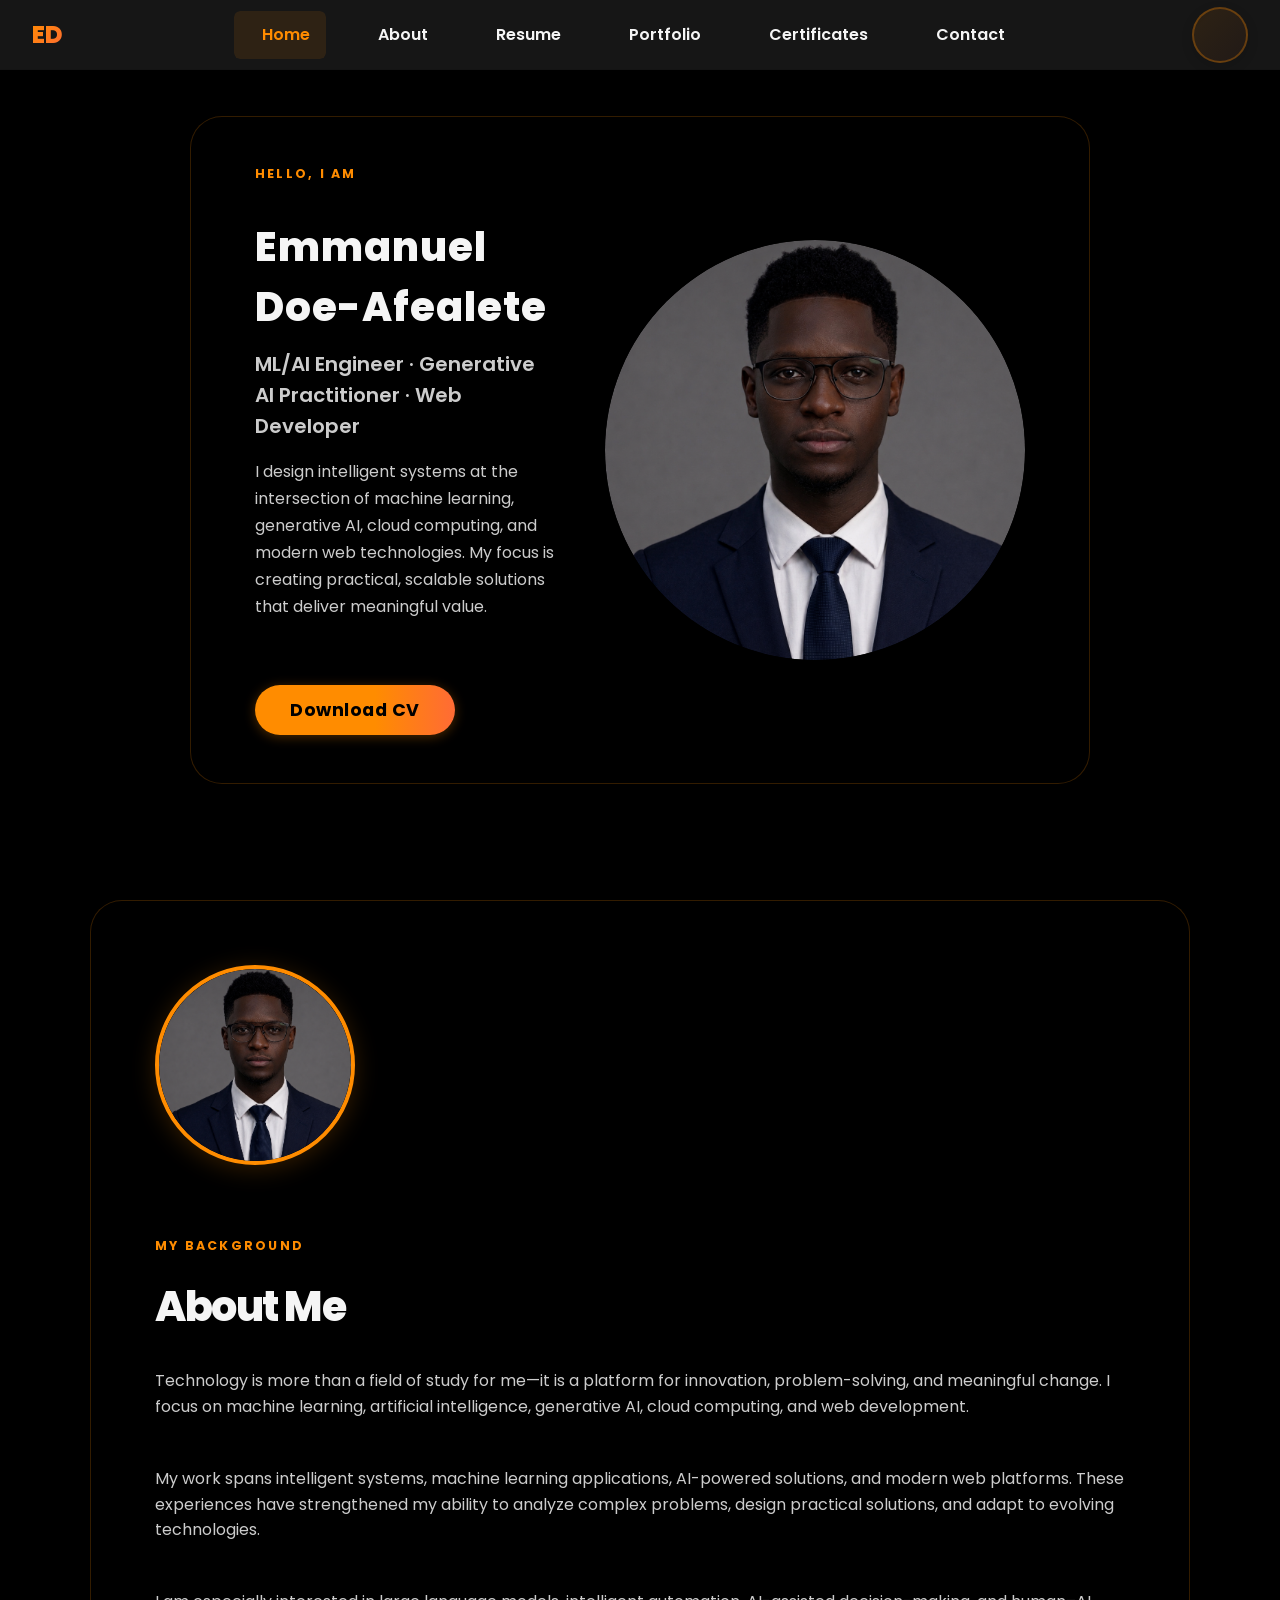
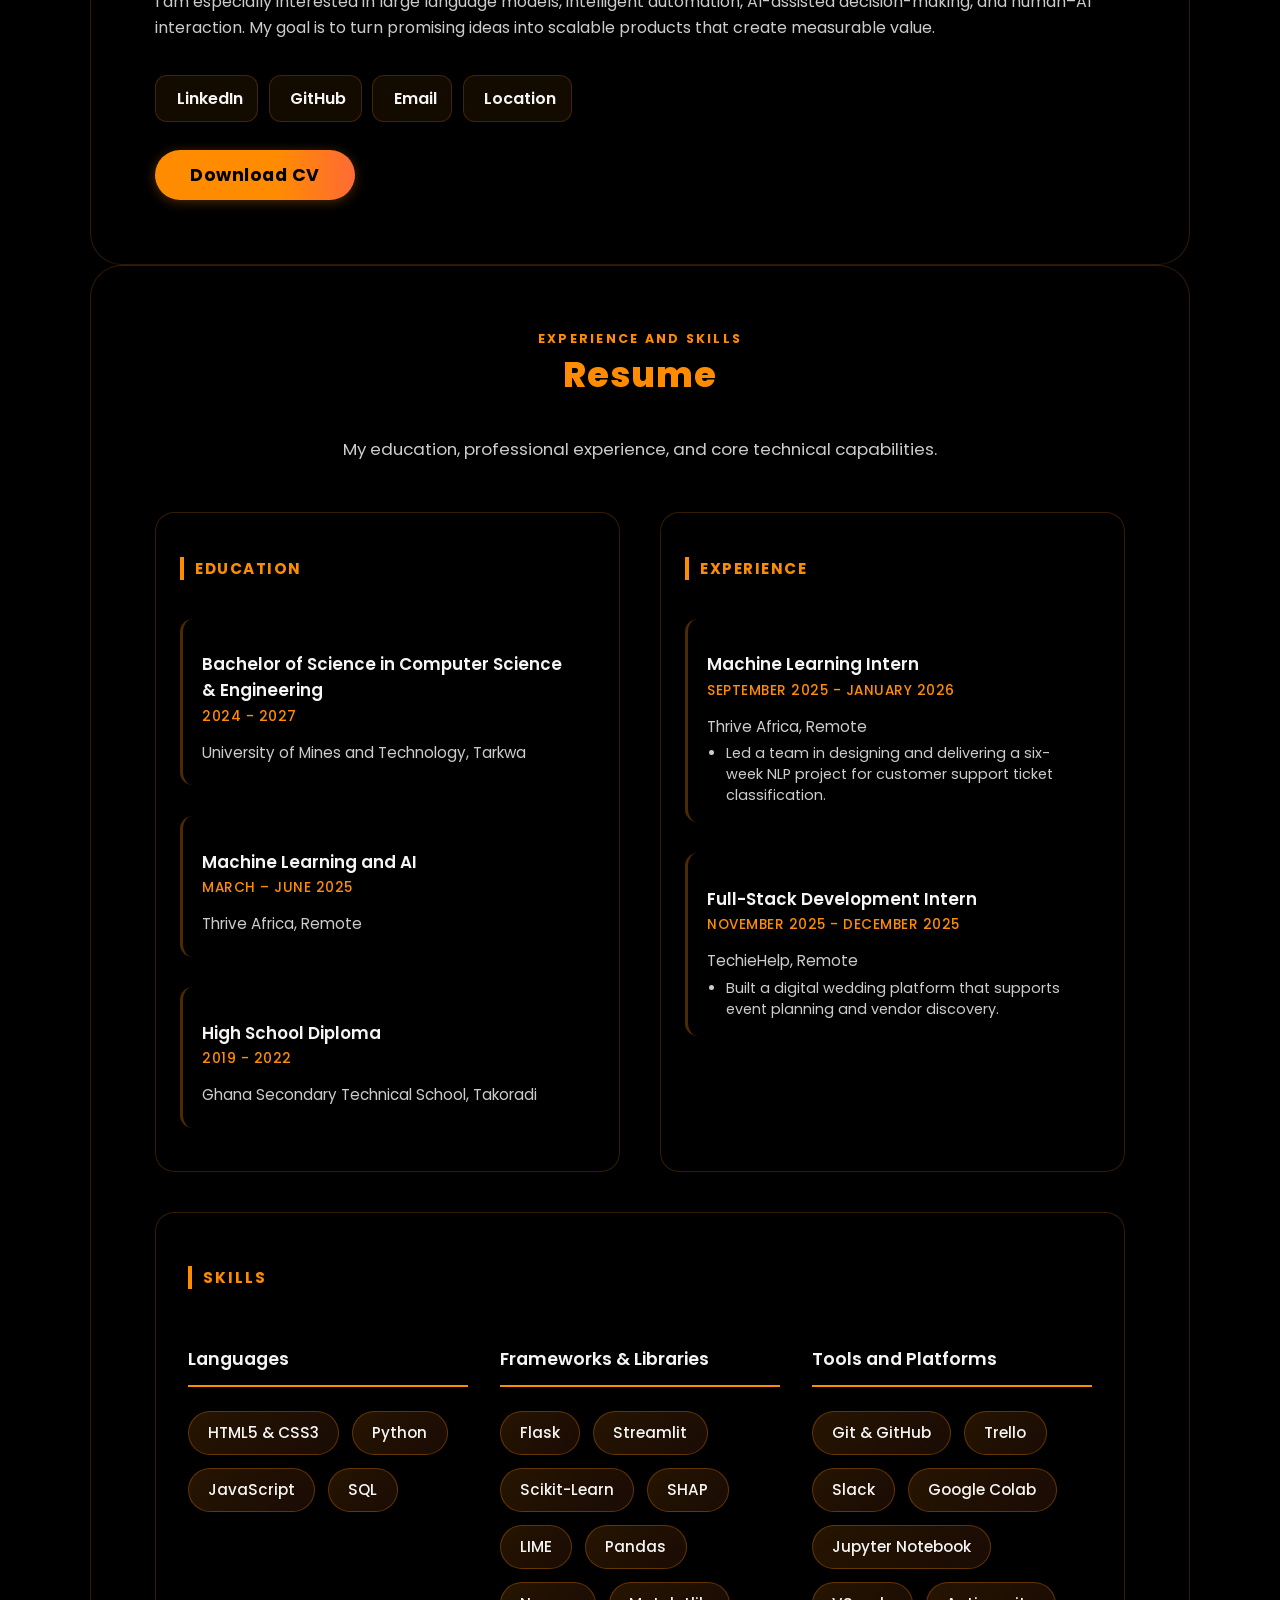
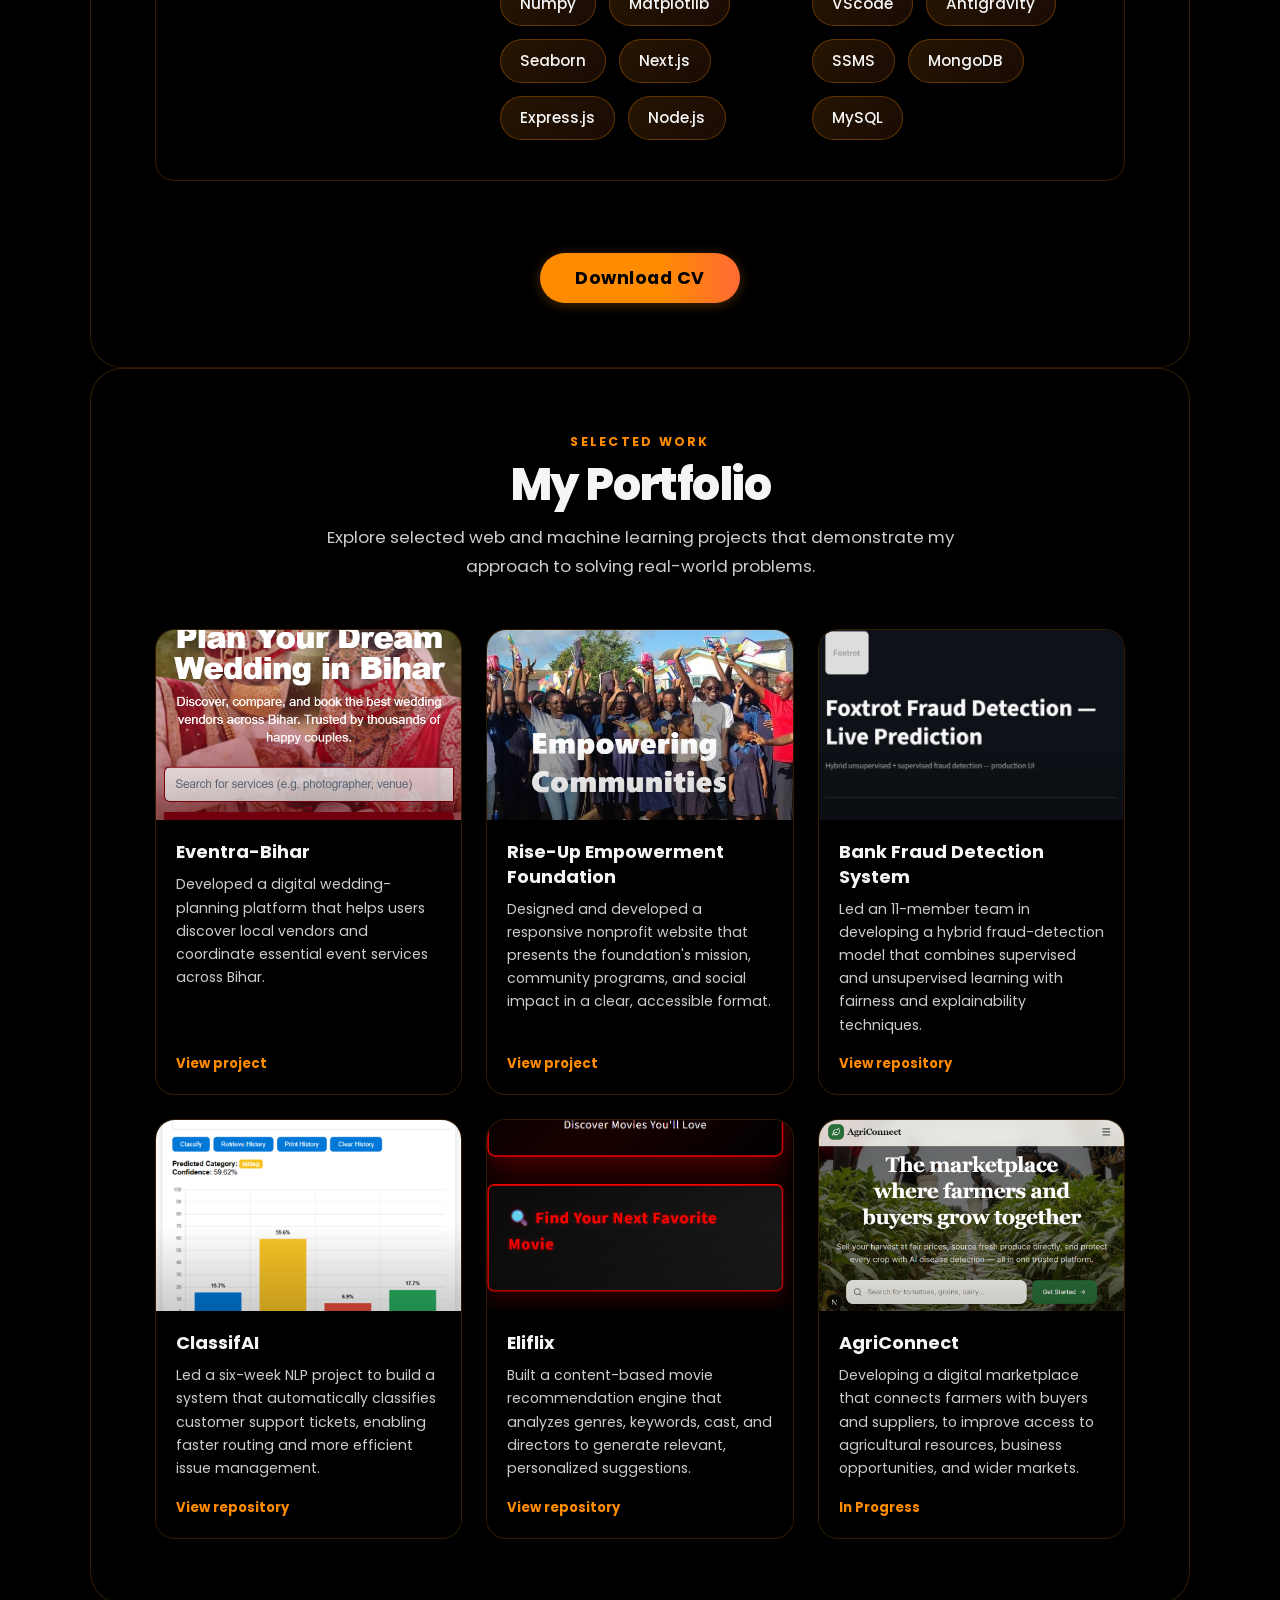
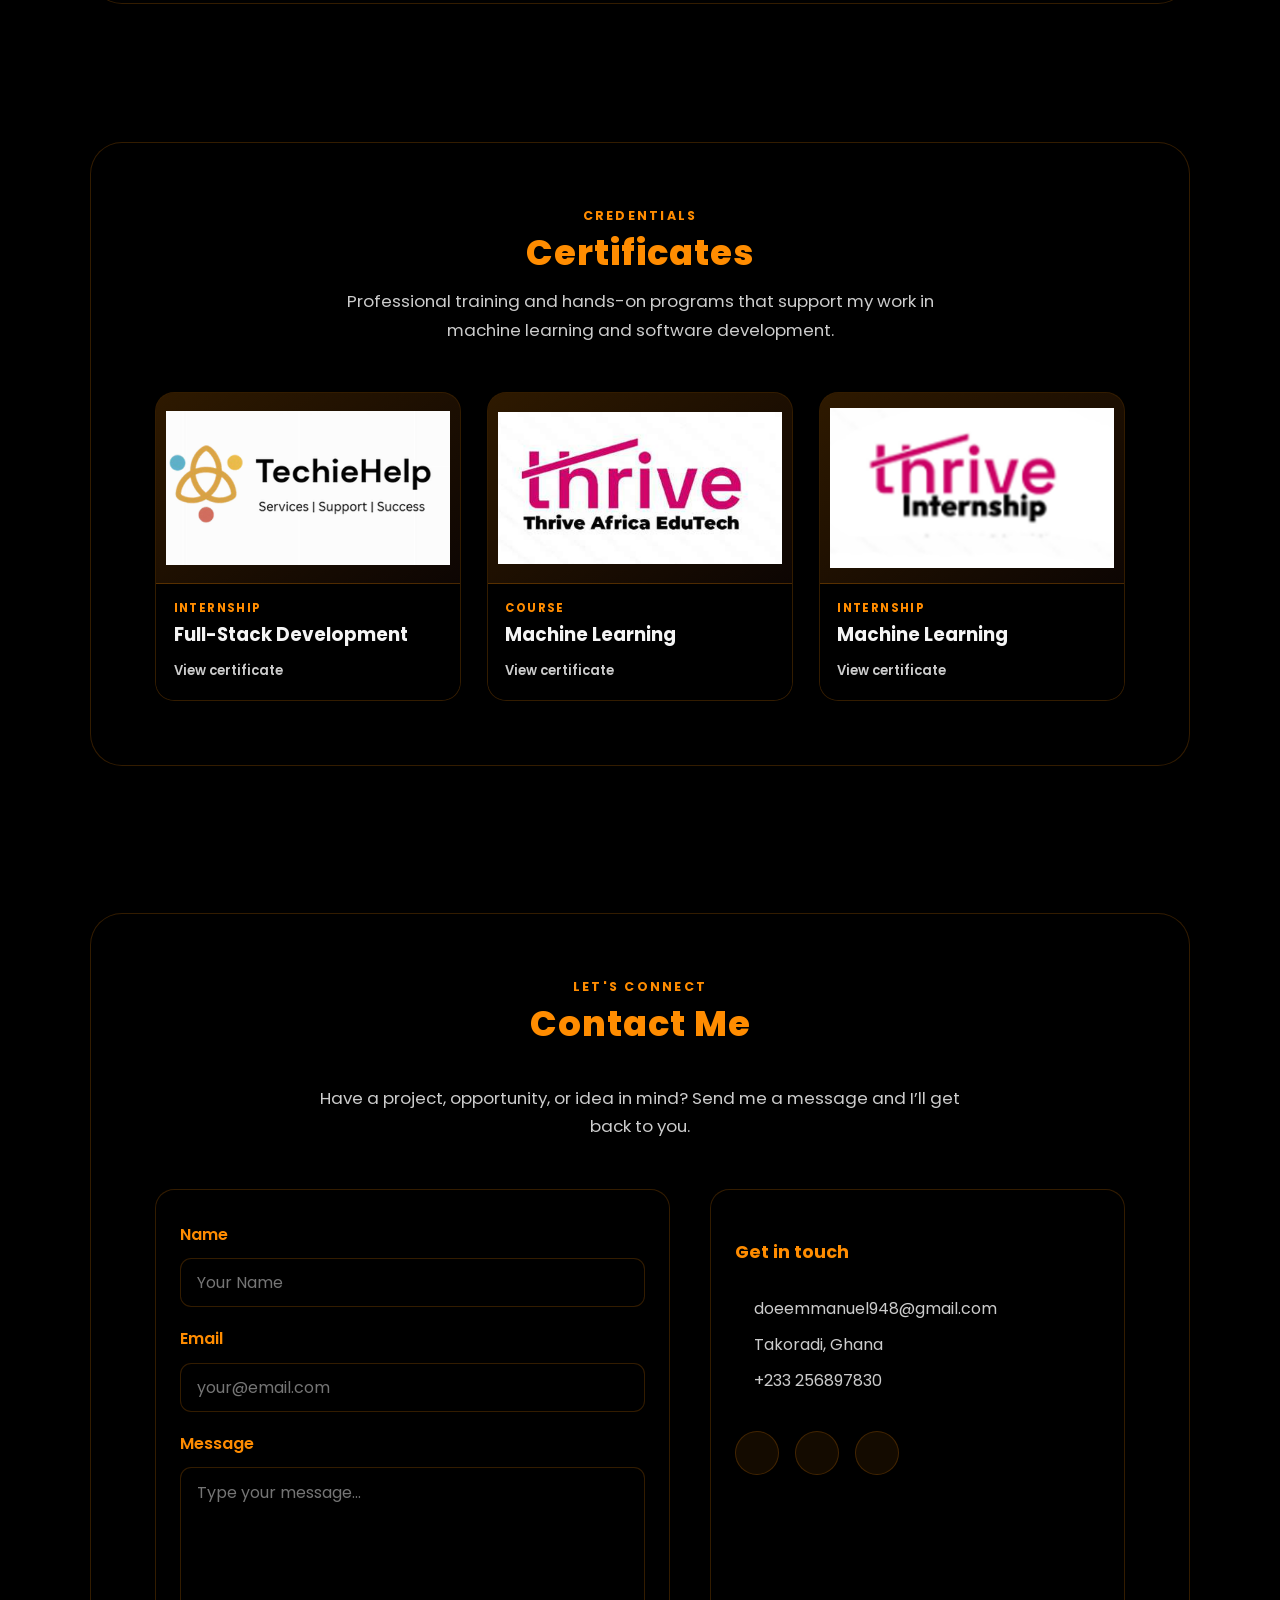
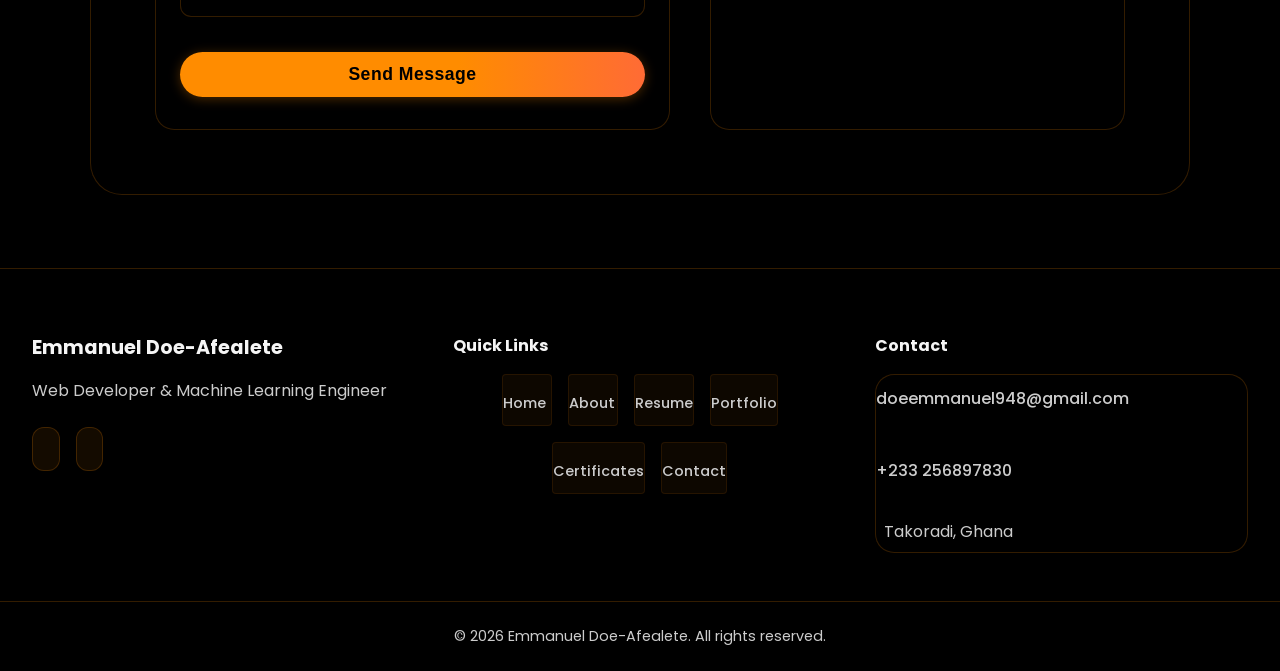
<file: index.html>
<!DOCTYPE html>
<html lang="en">

<head>
    <meta charset="UTF-8">
    <meta name="viewport" content="width=device-width, initial-scale=1.0">
    <meta name="description" content="Portfolio of Emmanuel Doe-Afealete, an ML/AI engineer and web developer building practical, intelligent digital solutions.">
    <title>Emmanuel Doe-Afealete | ML/AI Engineer &amp; Web Developer</title>
    <link href='https://cdn.boxicons.com/fonts/basic/boxicons.min.css' rel='stylesheet'>
    <link rel="stylesheet" href="styles.css">
</head>

<body>
    <nav class="navbar" role="navigation">
        <div class="nav-brand">
            <span>ED</span>
        </div>
        <div class="nav-menu">
            <ul class="nav-item">
                <li><a href="#home-page"><i class="bx bx-home"></i>Home</a></li>
                <li><a href="#about-page"><i class="bx bx-user"></i>About</a></li>
                <li><a href="#resume-page"><i class="bx bx-file"></i>Resume</a></li>
                <li><a href="#portfolio-page"><i class="bx bx-briefcase"></i>Portfolio</a></li>
                <li><a href="#certificate-page"><i class="bx bx-certification"></i>Certificates</a></li>
                <li><a href="#contact-page"><i class="bx bx-envelope"></i>Contact</a></li>
            </ul>
        </div>
        <div class="nav-right">
            <div class="theme-toggle">
                <button id="theme-switcher" aria-label="Toggle theme">
                    <i class="bx bx-moon"></i>
                </button>
            </div>
            <button class="hamburger-menu" id="hamburger-menu" aria-label="Toggle menu">
                <span></span>
                <span></span>
                <span></span>
            </button>
        </div>
    </nav>

    <!-- Mobile Dropdown Menu -->
    <div class="mobile-menu" id="mobile-menu">
        <ul class="mobile-menu-list">
            <li><a href="#home-page" class="mobile-menu-link active"><i class="bx bx-home"></i>Home</a></li>
            <li><a href="#about-page" class="mobile-menu-link"><i class="bx bx-user"></i>About</a></li>
            <li><a href="#resume-page" class="mobile-menu-link"><i class="bx bx-file"></i>Resume</a></li>
            <li><a href="#portfolio-page" class="mobile-menu-link"><i class="bx bx-briefcase"></i>Portfolio</a></li>
            <li><a href="#certificate-page" class="mobile-menu-link"><i class="bx bx-certification"></i>Certificates</a></li>
            <li><a href="#contact-page" class="mobile-menu-link"><i class="bx bx-envelope"></i>Contact</a></li>
        </ul>
    </div>
    <div class="container" id="home-page">
        <section class="section home">
            <div class="home-info">
                <span class="section-kicker">Hello, I am</span>
                <h1>Emmanuel Doe-Afealete</h1>
                <h2>ML/AI Engineer · Generative AI Practitioner · Web Developer</h2>
                <p>I design intelligent systems at the intersection of machine learning, generative AI, cloud computing, and modern web technologies. My focus is creating practical, scalable solutions that deliver meaningful value.</p>
                <div class="cv-btn">
                    <a href="RESUME.pdf" download>Download CV</a>
                </div>
            </div>
            <div class="image-wrapper">
                <img src="images/me.png" alt="profile image">
            </div>
        </section>
    </div>
    <div class="container" id="about-page">
        <section class="section about">
            <div class="about-image">
                <img src="images/me.png" alt="profile image">
            </div>
            <div class="about-info">
                <span class="section-kicker">My background</span>
                <h1>About Me</h1>
                <p>Technology is more than a field of study for me—it is a platform for innovation, problem-solving, and meaningful change. I focus on machine learning, artificial intelligence, generative AI, cloud computing, and web development.</p>
                <p>My work spans intelligent systems, machine learning applications, AI-powered solutions, and modern web platforms. These experiences have strengthened my ability to analyze complex problems, design practical solutions, and adapt to evolving technologies.</p>
                <p>I am especially interested in large language models, intelligent automation, AI-assisted decision-making, and human–AI interaction. My goal is to turn promising ideas into scalable products that create measurable value.</p>
                <ul class="about-links" aria-label="Professional links">
                    <li><a href="https://linkedin.com/in/emmanuel-doe-afealete" target="_blank" rel="noopener noreferrer"><i class='bxl bxl-linkedin'></i> LinkedIn</a></li>
                    <li><a href="https://github.com/Afealete" target="_blank" rel="noopener noreferrer"><i class='bxl bxl-github'></i> GitHub</a></li>
                    <li><a href="mailto:doeemmanuel948@gmail.com"><i class='bxl bxl-gmail'></i> Email</a></li>
                    <li><a href="https://maps.google.com/?q=Takoradi,+Ghana" target="_blank" rel="noopener noreferrer"><i class='bxl bxl-map'></i> Location</a></li>
                </ul>
                <div class="cv-btn">
                    <a href="RESUME.pdf" download>Download CV</a>
                </div>
            </div>
        </section>
    </div>
    <div class="container" id="resume-page">
        <section class="section resume">
            <div class="section-heading">
                <span class="section-kicker">Experience and skills</span>
                <h1>Resume</h1>
                <p>My education, professional experience, and core technical capabilities.</p>
            </div>
            <div class="resume-columns">
                <div class="resume-col">
                    <h2>Education</h2>
                    <div class="resume-item">
                        <h3>Bachelor of Science in Computer Science & Engineering</h3>
                        <span class="resume-date">2024 - 2027</span>
                        <p>University of Mines and Technology, Tarkwa</p>
                    </div>
                    <div class="resume-item">
                        <h3>Machine Learning and AI</h3>
                        <span class="resume-date">March – June 2025</span>
                        <p>Thrive Africa, Remote</p>
                    </div>
                    <div class="resume-item">
                        <h3>High School Diploma</h3>
                        <span class="resume-date">2019 - 2022</span>
                        <p>Ghana Secondary Technical School, Takoradi</p>
                    </div>
                </div>
                <div class="resume-col">
                    <h2>Experience</h2>
                    <div class="resume-item">
                        <h3>Machine Learning Intern</h3>
                        <span class="resume-date">September 2025 - January 2026</span>
                        <p>Thrive Africa, Remote</p>
                        <ul>
                            <li>Led a team in designing and delivering a six-week NLP project for customer support ticket classification.</li>
                        </ul>
                    </div>
                    <div class="resume-item">
                        <h3>Full-Stack Development Intern</h3>
                        <span class="resume-date">November 2025 - December 2025</span>
                        <p>TechieHelp, Remote</p>
                        <ul>
                            <li>Built a digital wedding platform that supports event planning and vendor discovery.</li>
                        </ul>
                    </div>
                </div>
            </div>
            <div class="resume-skills">
                <h2>Skills</h2>
                <div class="skills-grid">
                    <div class="skill-category">
                        <h3>Languages</h3>
                        <ul>
                            <li>HTML5 &amp; CSS3</li>
                            <li>Python</li>
				            <li>JavaScript</li>
                            <li>SQL</li>
                        </ul>
                    </div>
                    <div class="skill-category">
                        <h3>Frameworks & Libraries</h3>
                        <ul>
                            <li>Flask</li>
                            <li>Streamlit</li>
                            <li>Scikit-Learn</li>
                            <li>SHAP</li>
                            <li>LIME</li>
                            <li>Pandas</li>
                            <li>Numpy</li>
                            <li>Matplotlib</li>
                            <li>Seaborn</li>
                            <li>Next.js</li>
                            <li>Express.js</li>
                            <li>Node.js</li>
                        </ul>
                    </div>
                    <div class="skill-category">
                        <h3>Tools and Platforms</h3>
                        <ul>
                            <li>Git &amp; GitHub</li>
                            <li>Trello</li>
                            <li>Slack</li>
                            <li>Google Colab</li>
                            <li>Jupyter Notebook</li>
                            <li>VScode</li>
                            <li>Antigravity</li>
                            <li>SSMS</li>
                            <li>MongoDB</li>
                            <li>MySQL</li>
                        </ul>
                    </div>
                </div>
            </div>
            <div class="cv-btn">
                <a href="RESUME.pdf" download>Download CV</a>
            </div>
        </section>
    </div>
    
    <div class="container" id="portfolio-page">
        <section class="section portfolio">
            <div class="portfolio-heading">
                <span class="section-kicker">Selected work</span>
                <h1>My Portfolio</h1>
                <p>Explore selected web and machine learning projects that demonstrate my approach to solving real-world problems.</p>
            </div>
            <div class="portfolio-grid">
                <a href="https://eventra-bihar.vercel.app" target="_blank" rel="noopener noreferrer" class="portfolio-link-card">
                    <div class="portfolio-card">
                        <div class="portfolio-image">
                            <img src="images/eventra.png" alt="Eventra Bihar wedding platform interface">
                        </div>
                        <div class="portfolio-info">
                            <h3>Eventra-Bihar</h3>
                            <p>Developed a digital wedding-planning platform that helps users discover local vendors and coordinate essential event services across Bihar.</p>
                            <span class="portfolio-cta">View project <i class="bx bx-up-arrow-alt" aria-hidden="true"></i></span>
                        </div>
                    </div>
                </a>
                <a href="https://afealete.github.io/RiseUp-Empower-Empowerment-Foundation/" target="_blank" rel="noopener noreferrer" class="portfolio-link-card">
                    <div class="portfolio-card">
                        <div class="portfolio-image">
                            <img src="images/riseup.png" alt="Rise-Up Empowerment Foundation website">
                        </div>
                        <div class="portfolio-info">
                            <h3>Rise-Up Empowerment Foundation</h3>
                            <p>Designed and developed a responsive nonprofit website that presents the foundation's mission, community programs, and social impact in a clear, accessible format.</p>
                            <span class="portfolio-cta">View project <i class="bx bx-up-arrow-alt" aria-hidden="true"></i></span>
                        </div>
                    </div>
                </a>
                <a href="https://github.com/Afealete/FRAUD_DETECTOR" target="_blank" rel="noopener noreferrer" class="portfolio-link-card">
                    <div class="portfolio-card">
                        <div class="portfolio-image">
                            <img src="images/fraud_detector.png" alt="Bank fraud detection system dashboard">
                        </div>
                        <div class="portfolio-info">
                            <h3>Bank Fraud Detection System</h3>
                            <p>Led an 11-member team in developing a hybrid fraud-detection model that combines supervised and unsupervised learning with fairness and explainability techniques.</p>
                            <span class="portfolio-cta">View repository <i class="bx bx-up-arrow-alt" aria-hidden="true"></i></span>
                        </div>
                    </div>
                </a>
                <a href="https://github.com/ThriveInternship/Thrive_Internship_ML_A" target="_blank" rel="noopener noreferrer" class="portfolio-link-card">
                    <div class="portfolio-card">
                        <div class="portfolio-image">
                            <img src="images/classifai.png" alt="ClassifAI customer support ticket classifier">
                        </div>
                        <div class="portfolio-info">
                            <h3>ClassifAI</h3>
                            <p>Led a six-week NLP project to build a system that automatically classifies customer support tickets, enabling faster routing and more efficient issue management.</p>
                            <span class="portfolio-cta">View repository <i class="bx bx-up-arrow-alt" aria-hidden="true"></i></span>
                        </div>
                    </div>
                </a>
                <a href="https://github.com/Afealete/ELIFLIX" target="_blank" rel="noopener noreferrer" class="portfolio-link-card">
                    <div class="portfolio-card">
                        <div class="portfolio-image">
                            <img src="images/eliflix.png" alt="Eliflix movie recommendation interface">
                        </div>
                        <div class="portfolio-info">
                            <h3>Eliflix</h3>
                            <p>Built a content-based movie recommendation engine that analyzes genres, keywords, cast, and directors to generate relevant, personalized suggestions.</p>
                            <span class="portfolio-cta">View repository <i class="bx bx-up-arrow-alt" aria-hidden="true"></i></span>
                        </div>
                    </div>
                </a>
                <a href="#" class="portfolio-link-card" aria-label="AgriConnect project details coming soon">
                    <div class="portfolio-card">
                        <div class="portfolio-image">
                            <img src="images/agriconnect.png" alt="AgriConnect agricultural platform interface">
                        </div>
                        <div class="portfolio-info">
                            <h3>AgriConnect</h3>
                            <p>Developing a digital marketplace that connects farmers with buyers and suppliers, to improve access to agricultural resources, business opportunities, and wider markets.</p>
                            <span class="portfolio-cta">In Progress</span>
                        </div>
                    </div>
                </a>
                <!-- Add more portfolio-card blocks as needed -->
            </div>
        </section>
    </div>

    <div class="container" id="certificate-page">
        <section class="section certificate">
            <div class="certificate-heading">
                <span class="section-kicker">Credentials</span>
                <h1>Certificates</h1>
                <p>Professional training and hands-on programs that support my work in machine learning and software development.</p>
            </div>
            <div class="certificate-grid">
                <a href="techiehelp_cert.pdf" target="_blank" rel="noopener noreferrer" class="certificate-link-card" aria-label="View TechieHelp full-stack development certificate">
                    <div class="certificate-card">
                        <img src="images/TECHIEHELP.png" alt="TechieHelp Certificate">
                        <div class="certificate-info">
                            <span class="certificate-type">Internship</span>
                            <h3>Full-Stack Development</h3>
                            <span class="certificate-action">View certificate <i class="bx bx-link-external" aria-hidden="true"></i></span>
                        </div>
                    </div>
                </a>
                <a href="thrive_ml_course.pdf" target="_blank" rel="noopener noreferrer" class="certificate-link-card" aria-label="View Thrive Africa machine learning course certificate">
                    <div class="certificate-card">
                        <img src="images/ML_COURSE.png" alt="ML Course Certificate">
                        <div class="certificate-info">
                            <span class="certificate-type">Course</span>
                            <h3>Machine Learning</h3>
                            <span class="certificate-action">View certificate <i class="bx bx-link-external" aria-hidden="true"></i></span>
                        </div>
                    </div>
                </a>
                <a href="thrive_ml_internship.pdf" target="_blank" rel="noopener noreferrer" class="certificate-link-card" aria-label="View Thrive Africa machine learning internship certificate">
                    <div class="certificate-card">
                        <img src="images/ML_INTERNSHIP.png" alt="ML Internship Certificate">
                        <div class="certificate-info">
                            <span class="certificate-type">Internship</span>
                            <h3>Machine Learning</h3>
                            <span class="certificate-action">View certificate <i class="bx bx-link-external" aria-hidden="true"></i></span>
                        </div>
                    </div>
                </a>
            </div>
        </section>
    </div>
    
    <div class="container" id="contact-page">
        <section class="section contact">
            <div class="section-heading">
                <span class="section-kicker">Let's connect</span>
                <h1>Contact Me</h1>
                <p>Have a project, opportunity, or idea in mind? Send me a message and I’ll get back to you.</p>
            </div>
            <div class="contact-content">
                <form action="https://formspree.io/f/xeokllve" method="POST" class="contact-form" autocomplete="off">
                    <div class="form-group">
                        <label for="name">Name</label>
                        <input type="text" id="name" name="name" required placeholder="Your Name">
                    </div>
                    <div class="form-group">
                        <label for="email">Email</label>
                        <input type="email" id="email" name="email" required placeholder="your@email.com">
                    </div>
                    <div class="form-group">
                        <label for="message">Message</label>
                        <textarea id="message" name="message" rows="5" required
                            placeholder="Type your message..."></textarea>
                    </div>
                    <button type="submit" class="cv-btn">Send Message</button>
                </form>
                <div class="contact-info">
                    <h3>Get in touch</h3>
                    <ul>
                        <li><i class="bx bx-envelope"></i> doeemmanuel948@gmail.com</li>
                        <li><i class="bx bx-map"></i> Takoradi, Ghana</li>
                        <li><i class="bx bx-phone"></i> +233 256897830</li>
                    </ul>
                    <div class="contact-social">
                        <a href="https://github.com/Afealete" target="_blank" rel="noopener noreferrer" aria-label="GitHub profile"><i class="bx bxl-github" aria-hidden="true"></i></a>
                        <a href="https://linkedin.com/in/emmanuel-doe-afealete" target="_blank" rel="noopener noreferrer" aria-label="LinkedIn profile"><i class="bx bxl-linkedin" aria-hidden="true"></i></a>
                        <a href="mailto:doeemmanuel948@gmail.com" aria-label="Send an email"><i class="bx bx-envelope" aria-hidden="true"></i></a>
                    </div>
                </div>
            </div>
        </section>
    </div>
    <script src="scripts.js"></script>
    <div class="nav-backdrop" aria-hidden="true"></div>
    <footer class="footer">
        <div class="footer-content">
            <div class="footer-section">
                <h3>Emmanuel Doe-Afealete</h3>
                <p>Web Developer & Machine Learning Engineer</p>
                <div class="social-links">
                    <a href="https://github.com/Afealete" target="_blank" rel="noopener noreferrer" aria-label="GitHub profile">
                        <i class='bx bxl-github' aria-hidden="true"></i>
                    </a>
                    <a href="https://linkedin.com/in/emmanuel-doe-afealete" target="_blank" rel="noopener noreferrer" aria-label="LinkedIn profile">
                        <i class='bx bxl-linkedin' aria-hidden="true"></i>
                    </a>
                    
                </div>
            </div>
            <div class="footer-section">
                <h4>Quick Links</h4>
                <ul class="footer-nav">
                    <li><a href="#home-page"><i class="bx bx-home"></i><span>Home</span></a></li>
                    <li><a href="#about-page"><i class="bx bx-user"></i><span>About</span></a></li>
                    <li><a href="#resume-page"><i class="bx bx-file"></i><span>Resume</span></a></li>
                    <li><a href="#portfolio-page"><i class="bx bx-briefcase"></i><span>Portfolio</span></a></li>
                    <li><a href="#certificate-page"><i class="bx bx-certification"></i><span>Certificates</span></a></li>
                    <li><a href="#contact-page"><i class="bx bx-envelope"></i><span>Contact</span></a></li>
                </ul>
            </div>
            <div class="footer-section">
                <h4>Contact</h4>
                <ul class="contact-info">
                    <li><a href="mailto:doeemmanuel948@gmail.com"><i class='bx bx-envelope'></i> doeemmanuel948@gmail.com</a></li>
                    <li><a href="tel:+233256897830"><i class='bx bx-phone'></i>+233 256897830</a></li>
                    <li><i class='bx bx-map'></i> Takoradi, Ghana</li>
                </ul>
            </div>
        </div>
        <div class="footer-bottom">
            <p>&copy; 2026 Emmanuel Doe-Afealete. All rights reserved.</p>
        </div>
    </footer>
</body>

</html>
</file>
<file: styles.css>
@import url('https://fonts.googleapis.com/css2?family=Poppins:wght@300;400;600;700;800;900&display=swap');

:root {
    --bg-primary: #000000; /* Greyish black background */
    --bg-secondary: #000000; /* Slightly lighter grey for cards */
    --bg-accent: #ff8c00; /* Sunny brownish-orange */
    --text-primary: #f5f5f5; /* Light grey text */
    --text-secondary: #cccccc; /* Medium grey text */
    --text-accent: #ff8c00; /* Accent text color */
    --border: rgba(255, 140, 0, 0.2); /* Subtle orange border */
    /* navbar background used by both themes */
    --nav-bg: rgba(26,26,26,0.85);
}

/* Light Mode Variables */
[data-theme="light"] {
    --bg-primary: #ffffff; /* White background */
    --bg-secondary: #f8f9fa; /* Light grey for cards */
    --bg-accent: #ff8c00; /* Keep accent color */
    --text-primary: #2c2c2c; /* Dark text */
    --text-secondary: #6c757d; /* Medium grey text */
    --text-accent: #ff8c00; /* Accent text color */
    --border: rgba(255, 140, 0, 0.3); /* Subtle orange border */
}

/* Light Mode Specific Adjustments */
[data-theme="light"] {
    --nav-bg: rgba(255, 255, 255, 0.95);
}

[data-theme="light"] .navbar {
    /* additional shadows if needed */
    box-shadow: 0 4px 20px rgba(0, 0, 0, 0.1), 0 0 40px rgba(0, 0, 0, 0.05);
    border-bottom: 1px solid rgba(0, 0, 0, 0.05);
}

[data-theme="light"] .mobile-menu {
    background: rgba(255, 255, 255, 0.95);
    border-bottom: 1px solid rgba(0, 0, 0, 0.1);
    box-shadow: 0 2px 12px rgba(0, 0, 0, 0.1), 0 0 40px rgba(0, 0, 0, 0.05);
}


[data-theme="light"] .section {
    background: var(--bg-secondary);
    border: 1px solid rgba(0, 0, 0, 0.05);
    box-shadow: 0 8px 32px rgba(0, 0, 0, 0.08);
}

[data-theme="light"] .resume-skills {
    background: var(--bg-primary);
    border: 1px solid rgba(0, 0, 0, 0.08);
    box-shadow: 0 8px 32px rgba(0, 0, 0, 0.06);
}

[data-theme="light"] .footer {
    background: var(--bg-secondary);
    border-top: 1px solid rgba(0, 0, 0, 0.08);
}

body {
    margin: 0;
    background-color: var(--bg-primary); /* Greyish black background */
    padding: 0;
    min-height: 100vh;
    color: var(--text-primary); /* Light grey text */
    font-family: 'Poppins', Arial, sans-serif;
    box-sizing: border-box;
}

*, *::before, *::after {
    box-sizing: border-box;
}

a {
    color: var(--text-accent);
    text-underline-offset: 0.2em;
    text-decoration-thickness: 0.1em;
}

a:focus-visible,
button:focus-visible,
input:focus-visible,
textarea:focus-visible {
    outline: 3px solid var(--bg-accent);
    outline-offset: 4px;
}

/* Navbar Base Styles */
.navbar {
    position: fixed;
    top: 0;
    left: 0;
    right: 0;
    height: clamp(56px, 8vh, 80px);
    /* use a themeable translucent backdrop for a glassmorphic, professional feel */
    background: var(--nav-bg, rgba(255,255,255,0.85));
    backdrop-filter: saturate(180%) blur(20px);
    -webkit-backdrop-filter: saturate(180%) blur(20px);
    box-shadow: 0 2px 12px rgba(0, 0, 0, 0.2);
    display: flex;
    align-items: center;
    padding: 0 clamp(1rem, 4vw, 3rem);
    z-index: 1000;
    justify-content: space-between;
    gap: clamp(1rem, 3vw, 3rem);
    border-bottom: 1px solid rgba(0,0,0,0.1);
    animation: slideInFromTop 0.8s cubic-bezier(0.4, 0, 0.2, 1);
}

@keyframes slideInFromTop {
    from {
        transform: translateY(-100%);
        opacity: 0;
    }
    to {
        transform: translateY(0);
        opacity: 1;
    }
}

.nav-brand {
    font-size: clamp(1.1rem, 3vw, 1.8rem);
    font-weight: 800;
    color: var(--text-primary);
    position: relative;
    flex-shrink: 0;
}

.nav-brand span {
    background: linear-gradient(135deg, var(--bg-accent), #ff6b35, #ff8c00);
    -webkit-background-clip: text;
    background-clip: text;
    color: transparent;
    background-size: 200% 200%;
    animation: gradientShift 3s ease-in-out infinite;
}

@keyframes gradientShift {
    0%, 100% { background-position: 0% 50%; }
    50% { background-position: 100% 50%; }
}

@keyframes shake {
    0%, 100% { transform: translateX(0); }
    10%, 30%, 50%, 70%, 90% { transform: translateX(-2px); }
    20%, 40%, 60%, 80% { transform: translateX(2px); }
}

/* Navigation Menu */
.nav-menu {
    display: flex;
    align-items: center;
}

.nav-item {
    list-style: none;
    margin: 0;
    padding: 0;
    display: flex;
    flex-direction: row;
    gap: clamp(0.25rem, 1vw, 1rem);
    flex-wrap: wrap;
    align-items: center;
}

.nav-item li a {
    display: flex;
    align-items: center;
    gap: clamp(0.25rem, 1vw, 0.75rem);
    padding: clamp(0.5rem, 2vh, 1rem) clamp(0.75rem, 2vw, 1.5rem);
    color: var(--text-primary);
    text-decoration: none;
    font-weight: 600;
    font-size: clamp(0.9rem, 2.5vw, 1.1rem);
    border-radius: 6px;
    transition: color 0.3s ease, background 0.3s ease;
    white-space: nowrap;
    position: relative;
    overflow: hidden;
    border: none;
    min-height: clamp(36px, 6vh, 48px);
}

.nav-item li a::before {
    /* subtle touch just to support hover backgrounds when needed */
    content: '';
    position: absolute;
    inset: 0;
    border-radius: 6px;
    background: rgba(var(--bg-accent-rgb, 255,140,0), 0.1);
    opacity: 0;
    transition: opacity 0.3s ease;
    z-index: 0;
}

.nav-item li a i {
    font-size: clamp(0.9rem, 3vw, 1.3rem);
    color: var(--bg-accent);
    transition: all 0.3s ease;
    position: relative;
    z-index: 1;
    flex-shrink: 0;
}

.nav-item li a span {
    position: relative;
    z-index: 1;
}

.nav-item li a:hover,
.nav-item li.active a {
    color: var(--bg-accent);
}

.nav-item li a:hover::before,
.nav-item li.active a::before {
    opacity: 1;
}

.nav-item li a:hover i,
.nav-item li.active a i {
    color: var(--bg-accent);
    transform: none;
}

/* Ultra-wide screens (2560px+) */
@media (min-width: 2560px) {
    .navbar {
        height: 90px;
        padding: 0 4rem;
        gap: 4rem;
    }

    .nav-brand {
        font-size: 2.2rem;
    }

    .nav-item li a {
        padding: 1.2rem 2rem;
        font-size: 1.3rem;
    }

    .nav-item li a i {
        font-size: 1.6rem;
    }

    #theme-switcher {
        width: 64px;
        height: 64px;
    }

    #theme-switcher i {
        font-size: 1.8rem;
    }
}

/* Large desktop screens (1920px - 2559px) */
@media (min-width: 1920px) and (max-width: 2559px) {
    .navbar {
        height: 80px;
        padding: 0 3rem;
        gap: 3rem;
    }

    .nav-brand {
        font-size: 1.9rem;
    }

    .nav-item li a {
        padding: 1rem 1.75rem;
        font-size: 1.2rem;
    }

    .nav-item li a i {
        font-size: 1.4rem;
    }

    #theme-switcher {
        width: 60px;
        height: 60px;
    }

    #theme-switcher i {
        font-size: 1.7rem;
    }
}

/* Standard desktop screens (1440px - 1919px) */
@media (min-width: 1440px) and (max-width: 1919px) {
    .navbar {
        height: 75px;
        padding: 0 2.5rem;
        gap: 2.5rem;
    }

    .nav-brand {
        font-size: 1.7rem;
    }

    .nav-item li a {
        padding: 0.9rem 1.5rem;
        font-size: 1.1rem;
    }

    .nav-item li a i {
        font-size: 1.3rem;
    }

    #theme-switcher {
        width: 56px;
        height: 56px;
    }

    #theme-switcher i {
        font-size: 1.6rem;
    }
}

/* Desktop screens (1024px - 1439px) */
@media (min-width: 1024px) and (max-width: 1439px) {
    .navbar {
        height: 70px;
        padding: 0 2rem;
        gap: 2rem;
    }

    .nav-brand {
        font-size: 1.5rem;
    }

    .nav-item li a {
        padding: 0.8rem 1.25rem;
        font-size: 1rem;
    }

    .nav-item li a i {
        font-size: 1.2rem;
    }

    #theme-switcher {
        width: 52px;
        height: 52px;
    }

    #theme-switcher i {
        font-size: 1.5rem;
    }
}

/* Tablet landscape (769px - 1023px) */
@media (min-width: 769px) and (max-width: 1023px) {
    .navbar {
        height: 65px;
        padding: 0 1.5rem;
        gap: 1.5rem;
    }

    .nav-brand {
        font-size: 1.4rem;
    }

    .nav-item {
        gap: 0.75rem;
    }

    .nav-item li a {
        padding: 0.7rem 1rem;
        font-size: 0.95rem;
    }

    .nav-item li a i {
        font-size: 1.1rem;
    }

    #theme-switcher {
        width: 48px;
        height: 48px;
    }

    #theme-switcher i {
        font-size: 1.4rem;
    }
}

/* Tablet portrait (481px - 768px) */
@media (min-width: 481px) and (max-width: 768px) {
    .navbar {
        height: 60px;
        padding: 0 1.2rem;
        gap: 1.2rem;
    }

    .nav-brand {
        font-size: 1.2rem;
    }

    .nav-item {
        gap: 0.5rem;
    }

    .nav-item li a {
        padding: 0.6rem 0.9rem;
        font-size: 0.9rem;
    }

    .nav-item li a i {
        font-size: 1rem;
    }

    #theme-switcher {
        width: 44px;
        height: 44px;
    }

    #theme-switcher i {
        font-size: 1.3rem;
    }
}

/* Mobile landscape (321px - 480px) */
@media (min-width: 321px) and (max-width: 480px) {
    .navbar {
        height: 56px;
        padding: 0 0.75rem;
        gap: 0.5rem;
    }

    .nav-brand {
        font-size: 1rem;
        flex-shrink: 1;
        min-width: 0;
        overflow: hidden;
        text-overflow: ellipsis;
        white-space: nowrap;
    }

    .nav-item {
        gap: 0.25rem;
        flex: 1;
        justify-content: flex-start;
        overflow: hidden;
    }

    .nav-item li a {
        padding: 0.35rem 0.5rem;
        font-size: 0.75rem;
        min-width: 0;
        flex-shrink: 1;
    }

    .nav-item li a i {
        font-size: 0.85rem;
    }

    #theme-switcher {
        width: 40px;
        height: 40px;
        flex-shrink: 0;
    }

    #theme-switcher i {
        font-size: 1.1rem;
    }
}

/* Very small screens (under 280px) */
@media (max-width: 280px) {
    .navbar {
        height: 44px;
        padding: 0 0.3rem;
        gap: 0.2rem;
    }

    .nav-brand {
        font-size: 0.8rem;
        max-width: 60px;
    }

    .nav-item {
        gap: 0.1rem;
        flex: 1;
        min-width: 0;
    }

    .nav-item li a {
        padding: 0.25rem 0.3rem;
        font-size: 0.65rem;
        max-width: 50px;
    }

    .nav-item li a i {
        font-size: 0.7rem;
    }

    #theme-switcher {
        width: 32px;
        height: 32px;
    }

    #theme-switcher i {
        font-size: 0.9rem;
    }
}

/* Theme Toggle */
.theme-toggle {
    display: flex;
    align-items: center;
}

#theme-switcher {
    background: linear-gradient(135deg, rgba(255, 140, 0, 0.1), rgba(255, 107, 53, 0.05));
    border: 2px solid rgba(255, 140, 0, 0.3);
    border-radius: 50%;
    width: clamp(40px, 8vw, 56px);
    height: clamp(40px, 8vw, 56px);
    display: flex;
    align-items: center;
    justify-content: center;
    cursor: pointer;
    color: var(--text-primary);
    transition: all 0.4s cubic-bezier(0.4, 0, 0.2, 1);
    position: relative;
    overflow: hidden;
    box-shadow: 0 4px 12px rgba(0, 0, 0, 0.15);
}

#theme-switcher::before {
    content: '';
    position: absolute;
    inset: 0;
    border-radius: 50%;
    background: linear-gradient(135deg, var(--bg-accent), #ff6b35);
    opacity: 0;
    transition: opacity 0.3s ease;
    z-index: 0;
}

#theme-switcher:hover {
    transform: scale(1.05) rotate(5deg);
    box-shadow: 0 6px 20px rgba(255, 140, 0, 0.3);
}

#theme-switcher:hover::before {
    opacity: 1;
}

#theme-switcher:active {
    transform: scale(0.95) rotate(5deg);
}

#theme-switcher i {
    transition: all 0.4s cubic-bezier(0.4, 0, 0.2, 1);
    position: relative;
    z-index: 1;
    font-size: clamp(1.1rem, 4vw, 1.6rem);
}

/* Nav Right Container */
.nav-right {
    display: flex;
    align-items: center;
    gap: clamp(0.5rem, 2vw, 1.5rem);
}

/* Hamburger Menu */
.hamburger-menu {
    display: none;
    flex-direction: column;
    gap: 6px;
    background: none;
    border: none;
    padding: 0.5rem;
    cursor: pointer;
    align-items: center;
    justify-content: center;
}

.hamburger-menu span {
    width: clamp(24px, 5vw, 32px);
    height: 2px;
    background-color: var(--text-primary);
    border-radius: 2px;
    transition: all 0.3s ease;
    display: block;
}

.hamburger-menu:hover span {
    background-color: var(--bg-accent);
}

.hamburger-menu.active span:nth-child(1) {
    transform: rotate(45deg) translate(10px, 10px);
}

.hamburger-menu.active span:nth-child(2) {
    opacity: 0;
    transform: translateX(-10px);
}

.hamburger-menu.active span:nth-child(3) {
    transform: rotate(-45deg) translate(7px, -7px);
}

/* Mobile Dropdown Menu */
.mobile-menu {
    display: none;
    position: fixed;
    top: clamp(56px, 8vh, 80px);
    left: 0;
    right: 0;
    background: var(--nav-bg);
    backdrop-filter: saturate(180%) blur(20px);
    -webkit-backdrop-filter: saturate(180%) blur(20px);
    border-bottom: 1px solid rgba(0,0,0,0.1);
    box-shadow: 0 2px 12px rgba(0, 0, 0, 0.2);
    z-index: 999;
    max-height: calc(100vh - clamp(56px, 8vh, 80px));
    overflow-y: auto;
    animation: slideDown 0.3s cubic-bezier(0.4, 0, 0.2, 1);
}

.mobile-menu.active {
    display: block;
}

@keyframes slideDown {
    from {
        opacity: 0;
        transform: translateY(-10px);
    }
    to {
        opacity: 1;
        transform: translateY(0);
    }
}

.mobile-menu-list {
    display: flex;
    flex-direction: column;
    list-style: none;
    margin: 0;
    padding: clamp(0.5rem, 2vh, 1rem);
    gap: 0.5rem;
}

.mobile-menu-link {
    display: flex;
    align-items: center;
    gap: clamp(0.5rem, 2vw, 1rem);
    padding: clamp(0.75rem, 2vh, 1rem) clamp(1rem, 3vw, 1.5rem);
    text-decoration: none;
    color: var(--text-primary);
    border-radius: 8px;
    transition: all 0.3s ease;
    font-weight: 600;
    font-size: clamp(0.9rem, 2.5vw, 1.1rem);
    position: relative;
}

.mobile-menu-link i {
    font-size: clamp(1.1rem, 3vw, 1.4rem);
    color: var(--bg-accent);
    flex-shrink: 0;
}

.mobile-menu-link:hover,
.mobile-menu-link.active {
    background: rgba(255, 140, 0, 0.08);
    color: var(--bg-accent);
    transform: translateX(4px);
}

.mobile-menu-link.active {
    border-left: 3px solid var(--bg-accent);
    padding-left: clamp(0.75rem, 2vw, 1.25rem);
}

/* Show hamburger on small screens */
@media (max-width: 900px) {
    .hamburger-menu {
        display: flex;
    }

    /* Hide desktop nav on mobile */
    .navbar .nav-menu {
        display: none;
    }

    /* Navbar stays at top */
    .navbar {
        height: clamp(56px, 8vh, 80px);
        padding: 0 1rem;
        gap: 1rem;
    }

    /* Add padding to body to account for navbar */
    body {
        padding-top: 0;
        /* padding-bottom will be removed since nav is at top */
    }
}

/* Mobile Dropdown Menu Breakpoints */

/* Large mobile devices (481px - 900px) */
@media (min-width: 481px) and (max-width: 900px) {
    .mobile-menu-link {
        padding: 0.9rem 1.2rem;
        font-size: 1rem;
    }

    .mobile-menu-link i {
        font-size: 1.3rem;
    }
}

/* Medium mobile devices (321px - 480px) */
@media (min-width: 321px) and (max-width: 480px) {
    .mobile-menu-link {
        padding: 0.8rem 1rem;
        font-size: 0.95rem;
    }

    .mobile-menu-link i {
        font-size: 1.2rem;
    }
}

/* Small mobile (up to 320px) */
@media (max-width: 320px) {
    .mobile-menu-link {
        padding: 0.7rem 0.9rem;
        font-size: 0.9rem;
    }

    .mobile-menu-link i {
        font-size: 1.1rem;
    }

    .hamburger-menu span {
        width: 22px;
    }
}

/* --- Resume Section Styles --- */
.section.resume {
    border: 1px solid var(--border);
    background: var(--bg-secondary);
    border-radius: 2rem;
    box-shadow: 0 8px 32px rgba(0,0,0,0.3);
    padding: 3rem 4rem;
    max-width: 950px;
    width: 100%;
    margin: 2rem auto;
    display: flex;
    flex-direction: column;
    align-items: center;
}

@media (max-width: 768px) {
    .section.resume {
        padding: 2rem 1.5rem;
        border-radius: 1.2rem;
    }
}

@media (max-width: 480px) {
    .section.resume {
        padding: 1.5rem 1rem;
        margin: 1.5rem auto;
    }
}

.section.resume h1 {
    font-size: 2.2rem;
    font-weight: 800;
    color: var(--bg-accent);
    margin-bottom: 2.5rem;
    letter-spacing: 1px;
    text-align: center;
}

@media (max-width: 768px) {
    .section.resume h1 {
        font-size: 1.8rem;
        margin-bottom: 2rem;
    }
}

@media (max-width: 480px) {
    .section.resume h1 {
        font-size: 1.5rem;
        margin-bottom: 1.5rem;
    }
}

.resume-columns {
    display: grid;
    grid-template-columns: repeat(2, 1fr);
    gap: 2.5rem;
    margin-bottom: 2.5rem;
    width: 100%;
    justify-content: center;
}

@media (max-width: 900px) {
    .resume-columns {
        grid-template-columns: repeat(2, 1fr);
        gap: 2rem;
    }
}

@media (max-width: 768px) {
    .resume-columns {
        grid-template-columns: 1fr;
        gap: 1.5rem;
        margin-bottom: 2rem;
    }
}

@media (max-width: 480px) {
    .resume-columns {
        gap: 1rem;
        margin-bottom: 1.5rem;
    }
}

.resume-col {
    flex: 1 1 calc(50% - 1.25rem);
    background: var(--bg-primary);
    border-radius: 1.2rem;
    box-shadow: 0 4px 18px rgba(0,0,0,0.2);
    padding: 2rem 1.5rem;
    margin-bottom: 1.5rem;
    display: flex;
    flex-direction: column;
    gap: 1.2rem;
}

@media (max-width: 900px) {
    .resume-col {
        flex: 1 1 calc(50% - 0.75rem);
    }
}

@media (max-width: 768px) {
    .resume-col {
        max-width: 100%;
        flex: 1 1 100%;
        padding: 1.5rem 1.2rem;
    }
}

@media (max-width: 480px) {
    .resume-col {
        padding: 1.2rem 1rem;
    }
}

.resume-col h2 {
    color: var(--bg-accent);
    font-size: 1.2rem;
    margin-bottom: 1.2rem;
    font-weight: 700;
    letter-spacing: 1px;
    border-left: 4px solid var(--bg-accent);
    padding-left: 0.7rem;
    text-transform: uppercase;
    font-size: 0.95rem;
    letter-spacing: 1.5px;
}

@media (max-width: 480px) {
    .resume-col h2 {
        font-size: 0.9rem;
        margin-bottom: 1rem;
    }
}

.resume-item {
    background: var(--bg-secondary);
    border-radius: 0.8rem;
    box-shadow: 0 2px 8px rgba(0,0,0,0.1);
    padding: 1rem 1.2rem;
    margin-bottom: 0.7rem;
    transition: all 0.3s ease;
    border-left: 3px solid rgba(255, 140, 0, 0.3);
}

.resume-item:hover {
    box-shadow: 0 4px 18px rgba(255, 140, 0, 0.2);
    border-left-color: var(--bg-accent);
    transform: translateX(4px);
}

.resume-item h3 {
    color: var(--text-primary);
    font-size: 1.05rem;
    margin-bottom: 0.2rem;
    font-weight: 600;
}

.resume-date {
    color: var(--bg-accent);
    font-size: 0.85rem;
    margin-bottom: 0.3rem;
    display: block;
    font-weight: 500;
    text-transform: uppercase;
    letter-spacing: 0.5px;
}

.resume-item p {
    color: var(--text-secondary);
    font-size: 0.95rem;
    margin-bottom: 0.3rem;
    line-height: 1.5;
}

.resume-item ul {
    margin: 0.3rem 0 0 1.2rem;
    padding: 0;
    color: var(--text-secondary);
    font-size: 0.9rem;
}

@media (max-width: 480px) {
    .resume-item {
        padding: 0.8rem 1rem;
        margin-bottom: 0.6rem;
    }
    .resume-item h3 {
        font-size: 1rem;
    }
    .resume-date {
        font-size: 0.8rem;
    }
    .resume-item p {
        font-size: 0.9rem;
    }
}

/* resume-skills section */
.resume-skills {
    background: var(--bg-secondary);
    border-radius: 1.2rem;
    box-shadow: 0 4px 18px rgba(0,0,0,0.2);
    padding: 2.5rem 2rem;
    width: 100%;
    max-width: 1000px;
    margin: 0 auto 2.5rem auto;
    border: 1px solid rgba(255, 140, 0, 0.15);
}

.resume-skills h2 {
    color: var(--bg-accent);
    font-size: 1.2rem;
    margin-bottom: 2.5rem;
    font-weight: 700;
    letter-spacing: 1px;
    border-left: 4px solid var(--bg-accent);
    padding-left: 0.7rem;
    text-transform: uppercase;
    font-size: 0.95rem;
    letter-spacing: 2px;
}

.skills-grid {
    display: grid;
    grid-template-columns: repeat(auto-fit, minmax(250px, 1fr));
    gap: 2rem;
    width: 100%;
}

.skill-category h3 {
    color: var(--text-primary);
    font-size: 1.1rem;
    margin-bottom: 1.5rem;
    font-weight: 600;
    border-bottom: 2px solid var(--bg-accent);
    padding-bottom: 0.8rem;
}

.resume-skills ul {
    display: flex;
    flex-wrap: wrap;
    gap: 0.8rem;
    list-style: none;
    padding: 0;
    color: var(--text-secondary);
    font-size: 0.95rem;
    margin: 0;
}

.resume-skills ul li {
    background: linear-gradient(135deg, rgba(255, 140, 0, 0.15), rgba(255, 107, 53, 0.1));
    color: var(--text-primary);
    padding: 0.6rem 1.2rem;
    border-radius: 2rem;
    border: 1px solid rgba(255, 140, 0, 0.3);
    font-weight: 500;
    transition: all 0.3s ease;
}

.resume-skills ul li:hover {
    background: linear-gradient(135deg, var(--bg-accent), #ff6b35);
    color: var(--bg-primary);
    border-color: var(--bg-accent);
    transform: translateY(-2px);
    box-shadow: 0 4px 12px rgba(255, 140, 0, 0.3);
}

@media (max-width: 768px) {
    .resume-skills {
        padding: 2rem 1.5rem;
    }
    .resume-skills h2 {
        margin-bottom: 2rem;
        font-size: 0.9rem;
    }
    .skills-grid {
        grid-template-columns: repeat(2, 1fr);
        gap: 1.5rem;
    }
    .skill-category h3 {
        font-size: 1rem;
        margin-bottom: 1.2rem;
    }
}

@media (max-width: 480px) {
    .resume-skills {
        padding: 1.5rem 1rem;
    }
    .resume-skills h2 {
        font-size: 0.85rem;
        margin-bottom: 1.5rem;
    }
    .skills-grid {
        grid-template-columns: 1fr;
        gap: 1.5rem;
    }
    .skill-category h3 {
        font-size: 0.95rem;
        margin-bottom: 1rem;
    }
    .resume-skills ul {
        gap: 0.6rem;
    }
    .resume-skills ul li {
        padding: 0.5rem 1rem;
        font-size: 0.9rem;
    }
}

.cv-btn {
    display: inline-flex;
    align-items: center;
    justify-content: center;
    padding: 0.75rem 2.2rem;
    border-radius: 2rem;
    background: linear-gradient(90deg, var(--bg-accent) 60%, #ff6b35 100%);
    color: var(--bg-primary);
    font-weight: 700;
    font-size: 1.1rem;
    border: none;
    outline: none;
    box-shadow: 0 2px 12px rgba(255, 140, 0, 0.3);
    transition: all 0.3s ease;
    margin: 2rem auto 0 auto;
    cursor: pointer;
    text-align: center;
    text-decoration: none;
    letter-spacing: 0.5px;
    min-height: 44px;
    white-space: nowrap;
}

@media (max-width: 480px) {
    .cv-btn {
        font-size: 1rem;
        padding: 0.65rem 1.8rem;
        margin: 1.5rem auto 0 auto;
    }
}

.cv-btn a {
    color: inherit;
    text-decoration: none;
    display: block;
    width: 100%;
    height: 100%;
}

.cv-btn:hover, .cv-btn:focus {
    background: linear-gradient(90deg, #ff6b35, var(--bg-accent));
    color: var(--bg-primary);
    box-shadow: 0 4px 24px rgba(255, 140, 0, 0.4);
    transform: translateY(-2px) scale(1.03);
}

.cv-btn:active {
    transform: translateY(0) scale(1);
}

.about-info .cv-btn {
    margin: 1rem 0 0 0;
    align-self: flex-start;
}

/* --- Portfolio Section Styles --- */
.section.portfolio {
    border: 1px solid var(--border);
    background: var(--bg-secondary);
    border-radius: 2rem;
    box-shadow: 0 8px 32px rgba(0,0,0,0.3);
    padding: clamp(2rem, 5vw, 4rem) clamp(1rem, 5vw, 4rem);
    max-width: clamp(600px, 90vw, 1200px);
    width: 100%;
    margin: 0 auto;
}

.portfolio-heading {
    max-width: 680px;
    margin: 0 auto clamp(2rem, 4vw, 3rem);
    text-align: center;
}

.portfolio-heading .section-kicker {
    display: block;
    margin-bottom: 0.55rem;
    color: var(--bg-accent);
    font-size: 0.78rem;
    font-weight: 700;
    letter-spacing: 0.18em;
    text-transform: uppercase;
}

.portfolio-heading h1 {
    margin: 0;
    color: var(--text-primary);
    font-size: clamp(1.9rem, 4vw, 2.8rem);
    font-weight: 800;
    letter-spacing: -0.035em;
    line-height: 1.1;
}

.portfolio-heading p {
    margin: 0.9rem auto 0;
    color: var(--text-secondary);
    font-size: clamp(0.92rem, 1.5vw, 1.05rem);
    line-height: 1.7;
}

.portfolio-grid {
    display: grid;
    grid-template-columns: repeat(3, minmax(0, 1fr));
    gap: clamp(1rem, 2vw, 1.5rem);
    width: 100%;
}

.portfolio-card {
    background: var(--bg-primary);
    border: 1px solid var(--border);
    border-radius: 1.25rem;
    box-shadow: 0 10px 28px rgba(0,0,0,0.18);
    overflow: hidden;
    display: flex;
    flex-direction: column;
    height: 100%;
    transition: transform 0.25s ease, border-color 0.25s ease, box-shadow 0.25s ease;
}

.portfolio-link-card {
    display: block;
    min-width: 0;
    color: inherit;
    text-decoration: none;
    border-radius: 1.25rem;
}

.portfolio-link-card:hover .portfolio-card,
.portfolio-link-card:focus-visible .portfolio-card {
    transform: translateY(-6px);
    border-color: rgba(255, 140, 0, 0.65);
    box-shadow: 0 18px 38px rgba(0,0,0,0.28), 0 8px 24px rgba(255,140,0,0.12);
}

.portfolio-link-card:focus-visible {
    outline-offset: 5px;
}

.portfolio-image {
    position: relative;
    aspect-ratio: 16 / 10;
    overflow: hidden;
    background: #151515;
}

.portfolio-image::after {
    content: "";
    position: absolute;
    inset: 0;
    background: linear-gradient(to top, rgba(0,0,0,0.2), transparent 45%);
    pointer-events: none;
}

.portfolio-image img {
    display: block;
    width: 100%;
    height: 100%;
    object-fit: cover;
    transition: transform 0.45s ease;
}

.portfolio-link-card:hover .portfolio-image img,
.portfolio-link-card:focus-visible .portfolio-image img {
    transform: scale(1.045);
}

.portfolio-info {
    background: var(--bg-primary);
    padding: 1.25rem;
    color: var(--text-primary);
    display: flex;
    flex-direction: column;
    flex: 1;
}

.portfolio-info h3 {
    color: var(--text-primary);
    font-size: 1.12rem;
    line-height: 1.35;
    margin: 0 0 0.55rem;
    font-weight: 700;
}

.portfolio-info p {
    color: var(--text-secondary);
    font-size: 0.88rem;
    margin: 0;
    flex: 1;
    line-height: 1.65;
}

.portfolio-cta {
    display: inline-flex;
    align-items: center;
    gap: 0.3rem;
    margin-top: 1.1rem;
    color: var(--bg-accent);
    font-size: 0.82rem;
    font-weight: 700;
}

.portfolio-cta i {
    font-size: 1.05rem;
    transform: rotate(45deg);
    transition: transform 0.25s ease;
}

.portfolio-link-card:hover .portfolio-cta i {
    transform: rotate(45deg) translateY(-2px);
}

[data-theme="light"] .portfolio-card,
[data-theme="light"] .portfolio-info {
    background: #ffffff;
}

@media (max-width: 900px) {
    .portfolio-grid {
        grid-template-columns: repeat(2, minmax(0, 1fr));
    }
}

@media (max-width: 600px) {
    .section.portfolio {
        padding: 1.75rem 1rem;
        border-radius: 1.25rem;
    }

    .portfolio-grid {
        grid-template-columns: 1fr;
    }

    .portfolio-info {
        padding: 1.1rem;
    }
}

/* Legacy standalone portfolio link */
.portfolio-link {
    display: inline-block;
    background: linear-gradient(90deg, var(--bg-accent) 60%, #ff6b35 100%);
    color: var(--bg-primary);
    font-weight: 600;
    padding: 0.5rem 1.3rem;
    border-radius: 1.2rem;
    text-decoration: none;
    transition: all 0.3s ease;
    font-size: 1rem;
    letter-spacing: 0.5px;
    box-shadow: 0 2px 8px rgba(0,0,0,0.2);
}

.portfolio-link:hover {
    background: linear-gradient(90deg, #ff6b35, var(--bg-accent));
    transform: translateY(-2px);
    box-shadow: 0 4px 16px rgba(255, 140, 0, 0.3);
}

@media (max-width: 768px) {
    .portfolio-link {
        padding: 0.45rem 1.1rem;
        font-size: 0.95rem;
    }
}

@media (max-width: 480px) {
    .portfolio-link {
        padding: 0.4rem 0.9rem;
        font-size: 0.9rem;
    }
}

/* --- certificate Section Styles --- */
.section.certificate {
    border: 1px solid var(--border);
    background: var(--bg-secondary);
    border-radius: 2rem;
    box-shadow: 0 8px 32px rgba(0,0,0,0.3);
    /* fluid padding with clamp for better scaling */
    padding: clamp(2rem, 5vw, 4rem) clamp(2rem, 6vw, 5rem);
    /* limit width on very large screens while still allowing shrinkage on small ones */
    max-width: clamp(600px, 90vw, 1200px);
    width: 100%;
    margin: 0 auto;
    display: flex;
    flex-direction: column;
    align-items: center;
}

@media (max-width: 768px) {
    .section.certificate {
        padding: 2rem 1.5rem;
        border-radius: 1.2rem;
    }
}

@media (max-width: 480px) {
    .section.certificate {
        padding: 1.5rem 1rem;
    }
}

.section.certificate h1 {
    font-size: 2.2rem;
    font-weight: 800;
    color: var(--bg-accent);
    margin: 0;
    letter-spacing: 1px;
    text-align: center;
}

.certificate-heading {
    max-width: 720px;
    margin-bottom: clamp(1.75rem, 4vw, 3rem);
    text-align: center;
}

.certificate-heading .section-kicker {
    display: inline-block;
    margin-bottom: 0.5rem;
    color: var(--text-secondary);
    font-size: 0.75rem;
    font-weight: 700;
    letter-spacing: 0.18em;
    text-transform: uppercase;
}

.certificate-heading p {
    max-width: 620px;
    margin: 0.75rem auto 0;
    color: var(--text-secondary);
    font-size: clamp(0.9rem, 1.5vw, 1rem);
    line-height: 1.7;
}

@media (max-width: 768px) {
    .section.certificate h1 {
        font-size: 1.8rem;
    }
}

@media (max-width: 480px) {
    .section.certificate h1 {
        font-size: 1.5rem;
    }
}

.certificate-grid {
    display: grid;
    grid-template-columns: repeat(3, minmax(0, 1fr));
    gap: clamp(1rem, 2vw, 2.5rem);
    width: 100%;
}

@media (max-width: 900px) {
    .certificate-grid {
        grid-template-columns: repeat(2, 1fr);
        gap: 1.8rem;
    }
}

@media (max-width: 768px) {
    .certificate-grid {
        grid-template-columns: repeat(2, 1fr);
        gap: 1.5rem;
    }
}

@media (max-width: 600px) {
    .certificate-grid {
        grid-template-columns: repeat(2, 1fr);
        gap: 1.2rem;
    }
}

@media (max-width: 480px) {
    .certificate-grid {
        grid-template-columns: 1fr; /* single card per row on small screens */
        gap: 1rem;
    }

}

.certificate-card {
    background: var(--bg-primary);
    border-radius: 1.2rem;
    box-shadow: 0 4px 18px rgba(0,0,0,0.2);
    overflow: hidden;
    display: flex;
    flex-direction: column;
    height: 100%;
    border: 1px solid var(--border);
    transition: transform 0.3s ease, border-color 0.3s ease, box-shadow 0.3s ease;
}

/* make the entire card clickable by wrapping it in a link */
.certificate-link-card {
    display: block;
    color: inherit;
    text-decoration: none;
    border-radius: 1.2rem;
}

.certificate-link-card:hover .certificate-card,
.certificate-link-card:focus-visible .certificate-card {
    transform: translateY(-8px) scale(1.03);
    border-color: rgba(255, 140, 0, 0.75);
    box-shadow: 0 8px 32px rgba(255, 140, 0, 0.3);
}

.certificate-link-card:focus-visible {
    outline-offset: 6px;
}

@media (max-width: 768px) {
    .certificate-card {
        border-radius: 1rem;
    }
}

@media (max-width: 480px) {
    .certificate-card {
        border-radius: 0.9rem;
    }
    .certificate-link-card:hover .certificate-card {
        transform: translateY(-4px) scale(1.01);
    }
}

.certificate-card img {
    width: 100%;
    aspect-ratio: 16 / 10;
    object-fit: contain; /* show whole image without cropping */
    padding: 0.65rem;
    background: linear-gradient(145deg, rgba(255, 140, 0, 0.18), rgba(255, 107, 53, 0.05));
    border-bottom: 1px solid var(--border);
}

/* ensure cards allow the image to flex when needed */
.certificate-card {
    display: flex;
    flex-direction: column;
}



.certificate-info {
    /* positioned below image, occupies ~10% of card height */
    background: var(--bg-primary);
    padding: 1rem 1.1rem 1.15rem;
    color: var(--text-primary);
    box-sizing: border-box;
    display: flex;
    flex-direction: column;
    flex: 1;
    justify-content: flex-start;
}

.certificate-info h3 {
    color: var(--text-primary);
    font-size: 1.15rem;
    margin: 0.3rem 0 0.8rem;
    font-weight: 700;
}

.certificate-type {
    color: var(--bg-accent);
    font-size: 0.72rem;
    font-weight: 700;
    letter-spacing: 0.12em;
    text-transform: uppercase;
}

.certificate-action {
    display: inline-flex;
    align-items: center;
    gap: 0.4rem;
    margin-top: auto;
    color: var(--text-secondary);
    font-size: 0.82rem;
    font-weight: 600;
    transition: color 0.25s ease;
}

.certificate-action i {
    color: var(--bg-accent);
    font-size: 1rem;
    transition: transform 0.25s ease;
}

.certificate-link-card:hover .certificate-action,
.certificate-link-card:focus-visible .certificate-action {
    color: var(--bg-accent);
}

.certificate-link-card:hover .certificate-action i,
.certificate-link-card:focus-visible .certificate-action i {
    transform: translate(2px, -2px);
}

.about-info > li {
    display: inline-block;
    margin: 0.35rem 0.35rem 0.35rem 0;
    list-style: none;
}

.about-info > li a {
    display: inline-flex;
    align-items: center;
    gap: 0.4rem;
    min-height: 44px;
    padding: 0.65rem 0.9rem;
    color: var(--text-primary);
    background: rgba(255, 140, 0, 0.08);
    border: 1px solid var(--border);
    border-radius: 0.75rem;
    font-weight: 600;
    text-decoration: none;
    transition: transform 0.25s ease, color 0.25s ease, background 0.25s ease, border-color 0.25s ease;
}

.about-info > li a:hover,
.about-info > li a:focus-visible {
    color: var(--bg-primary);
    background: var(--bg-accent);
    border-color: var(--bg-accent);
    transform: translateY(-2px);
}

.certificate-info p {
    color: var(--text-secondary);
    font-size: 0.98rem;
    margin-bottom: 1.2rem;
    flex: 1;
    line-height: 1.4;
}

@media (max-width: 768px) {
    .certificate-info {
        padding: 1rem 0.9rem 1.2rem 0.9rem;
    }
    .certificate-info h3 {
        font-size: 1rem;
        margin-bottom: 0.4rem;
    }
    .certificate-info p {
        font-size: 0.9rem;
        margin-bottom: 1rem;
    }
}

@media (max-width: 480px) {
    .certificate-info {
        padding: 0.9rem 0.8rem 1rem 0.8rem;
    }
    .certificate-info h3 {
        font-size: 0.95rem;
        margin-bottom: 0.3rem;
    }
    .certificate-info p {
        font-size: 0.85rem;
        margin-bottom: 0.8rem;
        display: -webkit-box;
        -webkit-line-clamp: 2;
        -webkit-box-orient: vertical;
        overflow: hidden;
    }
}

/* certificate link */
.certificate-link {
    display: inline-block;
    background: linear-gradient(90deg, var(--bg-accent) 60%, #ff6b35 100%);
    color: var(--bg-primary);
    font-weight: 600;
    padding: 0.5rem 1.3rem;
    border-radius: 1.2rem;
    text-decoration: none;
    transition: all 0.3s ease;
    font-size: 1rem;
    letter-spacing: 0.5px;
    box-shadow: 0 2px 8px rgba(0,0,0,0.2);
}

.certificate-link:hover {
    background: linear-gradient(90deg, #ff6b35, var(--bg-accent));
    transform: translateY(-2px);
    box-shadow: 0 4px 16px rgba(255, 140, 0, 0.3);
}

@media (max-width: 768px) {
    .certificate-link {
        padding: 0.45rem 1.1rem;
        font-size: 0.95rem;
    }
}

@media (max-width: 480px) {
    .certificate-link {
        padding: 0.4rem 0.9rem;
        font-size: 0.9rem;
    }
}

/* --- Contact Section Styles --- */
.section.contact {
    border: 1px solid var(--border);
    background: var(--bg-secondary);
    border-radius: 2rem;
    box-shadow: 0 8px 32px rgba(0,0,0,0.3);
    padding: 3rem 4rem;
    max-width: 800px;
    width: 100%;
    margin: 0 auto;
    display: flex;
    flex-direction: column;
    align-items: center;
}

@media (max-width: 768px) {
    .section.contact {
        padding: 2rem 1.5rem;
        border-radius: 1.2rem;
    }
}

@media (max-width: 480px) {
    .section.contact {
        padding: 1.5rem 1rem;
    }
}

.section.contact h1 {
    font-size: 2.2rem;
    font-weight: 800;
    color: var(--bg-accent);
    margin-bottom: 2.5rem;
    letter-spacing: 1px;
    text-align: center;
}

@media (max-width: 768px) {
    .section.contact h1 {
        font-size: 1.8rem;
        margin-bottom: 2rem;
    }
}

@media (max-width: 480px) {
    .section.contact h1 {
        font-size: 1.5rem;
        margin-bottom: 1.5rem;
    }
}

.contact-content {
    display: flex;
    gap: 2.5rem;
    width: 100%;
    justify-content: center;
    flex-wrap: wrap;
}

@media (max-width: 768px) {
    .contact-content {
        gap: 1.5rem;
        flex-direction: column;
    }
}

@media (max-width: 480px) {
    .contact-content {
        gap: 1rem;
    }
}

.contact-form {
    background: var(--bg-primary);
    border-radius: 1.2rem;
    box-shadow: 0 4px 18px rgba(0,0,0,0.2);
    padding: 2rem 1.5rem;
    min-width: 270px;
    max-width: 370px;
    flex: 1 1 320px;
    display: flex;
    flex-direction: column;
    gap: 1.2rem;
}

@media (max-width: 768px) {
    .contact-form {
        max-width: 100%;
        flex: 1 1 100%;
        padding: 1.5rem 1.2rem;
    }
}

@media (max-width: 480px) {
    .contact-form {
        padding: 1.2rem 1rem;
    }
}

.form-group {
    display: flex;
    flex-direction: column;
    gap: 0.5rem;
}

.form-group label {
    color: var(--bg-accent);
    font-size: 1rem;
    font-weight: 600;
    margin-bottom: 0.2rem;
}

.form-group input,
.form-group textarea {
    background: var(--bg-secondary);
    border: 1.5px solid var(--bg-accent);
    border-radius: 0.7rem;
    color: var(--text-primary);
    font-size: 1rem;
    padding: 0.7rem 1rem;
    outline: none;
    transition: border 0.2s, background 0.2s;
    resize: none;
    min-height: 44px;
    font-family: 'Poppins', Arial, sans-serif;
}

@media (max-width: 480px) {
    .form-group input,
    .form-group textarea {
        font-size: 16px;
    }
}

.form-group input:focus,
.form-group textarea:focus {
    border-color: #ff6b35;
}

.contact-form .cv-btn {
    margin-top: 1rem;
    width: 100%;
}

.contact-info {
    background: var(--bg-primary);
    border-radius: 1.2rem;
    box-shadow: 0 4px 18px rgba(0,0,0,0.2);
    padding: 2rem 1.5rem;
    min-width: 220px;
    max-width: 270px;
    flex: 1 1 220px;
    display: flex;
    flex-direction: column;
    gap: 1.2rem;
    align-items: flex-start;
    justify-content: flex-start;
}

@media (max-width: 768px) {
    .contact-info {
        max-width: 100%;
        flex: 1 1 100%;
        padding: 1.5rem 1.2rem;
    }
}

@media (max-width: 480px) {
    .contact-info {
        padding: 1.2rem 1rem;
    }
}

.contact-info h3 {
    color: var(--bg-accent);
    font-size: 1.1rem;
    margin-bottom: 0.7rem;
    font-weight: 700;
}

.contact-info ul {
    color: var(--text-secondary); /* navy contact text */
    list-style: none;
    padding: 0;
    margin: 0 0 1.2rem 0;
    color: #f5f5f5;
    font-size: 1rem;
    display: flex;
    flex-direction: column;
    gap: 0.7rem;
}

.contact-info ul i {
    color: var(--bg-accent);
    margin-right: 0.7rem;
    font-size: 1.2rem;
    vertical-align: middle;
}

.contact-social {
    display: flex;
    gap: 1rem;
}

.contact-social a {
    display: inline-flex;
    align-items: center;
    justify-content: center;
    width: 44px;
    height: 44px;
    color: var(--bg-accent);
    font-size: 1.5rem;
    background: rgba(255, 140, 0, 0.08);
    border: 1px solid var(--border);
    border-radius: 50%;
    text-decoration: none;
    transition: color 0.2s, background 0.2s, transform 0.2s;
}

.contact-social a:hover,
.contact-social a:focus-visible {
    color: var(--bg-primary);
    background: var(--bg-accent);
    transform: translateY(-2px);
}

/* --- About Section Styles --- */
.section.about {
    border: 1px solid var(--border);
    display: flex;
    align-items: center;
    gap: 3rem;
    background: var(--bg-secondary);
    border-radius: 2rem;
    box-shadow: 0 8px 32px rgba(0,0,0,0.3);
    padding: 3rem 4rem;
    max-width: 950px;
    width: 100%;
    margin: 0 auto;
    flex-wrap: wrap;
}

@media (max-width: 1000px) {
    .section.about {
        flex-direction: column;
        gap: 2rem;
        align-items: center;
        padding: 2.5rem 2rem;
    }
}

@media (max-width: 768px) {
    .section.about {
        padding: 2rem 1.5rem;
        gap: 1.5rem;
        border-radius: 1.2rem;
    }
}

@media (max-width: 600px) {
    .section.about {
        padding: 1.5rem 1.2rem;
        gap: 1.2rem;
    }
}

@media (max-width: 480px) {
    .section.about {
        padding: 1.2rem 1rem;
        gap: 1rem;
    }
}

.about-image {
    flex-shrink: 0;
    width: 200px;
    height: 200px;
    border-radius: 50%;
    overflow: hidden;
    box-shadow: 0 4px 24px rgba(255, 140, 0, 0.2);
    background: var(--bg-primary);
    display: flex;
    align-items: center;
    justify-content: center;
    border: 4px solid var(--bg-accent);
    margin-bottom: 1.5rem;
}

@media (max-width: 768px) {
    .about-image {
        width: 160px;
        height: 160px;
    }
}

@media (max-width: 480px) {
    .about-image {
        width: 140px;
        height: 140px;
    }
}

.about-image img {
    width: 100%;
    height: 100%;
    object-fit: cover;
    border-radius: 50%;
}

.about-info {
    max-width: 100%;
    display: flex;
    flex-direction: column;
    gap: 0.7rem;
}

.about-info h1 {
    font-size: 2.2rem;
    font-weight: 800;
    color: var(--bg-accent);
    margin-bottom: 0.2rem;
    letter-spacing: 1px;
}

@media (max-width: 768px) {
    .about-info h1 {
        font-size: 1.8rem;
        margin-bottom: 0.3rem;
    }
}

@media (max-width: 600px) {
    .about-info h1 {
        font-size: 1.5rem;
    }
}

@media (max-width: 480px) {
    .about-info h1 {
        font-size: 1.3rem;
        margin-bottom: 0.2rem;
    }
}

.about-info h3 {
    color: var(--text-primary);
    font-size: 1.3rem;
    margin-bottom: 0.3rem;
}

@media (max-width: 768px) {
    .about-info h3 {
        font-size: 1.1rem;
    }
}

@media (max-width: 480px) {
    .about-info h3 {
        font-size: 1rem;
    }
}

.about-info h4 {
    font-size: 1.1rem;
    color: var(--text-secondary);
    margin-bottom: 1rem;
    font-weight: 400;
}

@media (max-width: 768px) {
    .about-info h4 {
        font-size: 1rem;
        margin-bottom: 0.9rem;
    }
}

@media (max-width: 480px) {
    .about-info h4 {
        font-size: 0.9rem;
        margin-bottom: 0.8rem;
    }
}

.about-info p {
    font-size: 1rem;
    color: var(--text-secondary);
    margin-bottom: 1.2rem;
    line-height: 1.6;
}

@media (max-width: 768px) {
    .about-info p {
        font-size: 0.95rem;
        margin-bottom: 1rem;
        line-height: 1.5;
    }
}

@media (max-width: 480px) {
    .about-info p {
        font-size: 0.9rem;
        margin-bottom: 0.8rem;
        line-height: 1.5;
    }
}

.about-details {
    list-style: none;
    padding: 0;
    margin-bottom: 1.5rem;
    display: flex;
    flex-direction: column;
    gap: 0.5rem;
}

.about-details li {
    font-size: 1rem;
    color: var(--text-secondary);
    background: var(--bg-primary);
    border-radius: 0.7rem;
    padding: 0.5rem 1rem;
    box-shadow: 0 2px 8px rgba(0,0,0,0.1);
    border-left: 3px solid var(--bg-accent);
}

@media (max-width: 768px) {
    .about-details li {
        font-size: 0.95rem;
        padding: 0.45rem 0.9rem;
    }
}

@media (max-width: 480px) {
    .about-details {
        margin-bottom: 1.2rem;
        gap: 0.4rem;
    }
    .about-details li {
        font-size: 0.9rem;
        padding: 0.4rem 0.8rem;
    }
}

/* Responsive Navigation */
@media (max-width: 900px) {
    .navbar {
        top: unset;
        bottom: 0;
        left: 0;
        width: 100vw;
        height: 60px;
        border-radius: 0;
        flex-direction: row;
        padding: 0 1.5rem;
        border: none;
        box-shadow: 0 -2px 12px rgba(0,0,0,0.2);
        background: var(--nav-bg);
        transform: none;
    }
}
@media (max-width: 600px) {
    .navbar {
        width: 100%;
        height: 60px;
        padding: 0 1rem;
        border-radius: 0;
    }
    .nav-brand {
        font-size: 1rem;
    }
}

/* Focus styles for accessibility */
.navbar .nav-item li a:focus {
    outline: 2px solid var(--bg-accent);
    outline-offset: 2px;
    border-radius: 6px;
}

i {
    font-size: 2rem;
    color: var(--text-primary); /* light grey icons */
    transition: color 0.2s;
}

.container {
    margin-left: 0px;
    padding: 4rem 2rem 2rem 2rem;
    min-height: 100vh;
    display: flex;
    align-items: center;
    justify-content: center;
    background: var(--bg-primary);
    transition: margin-left 0.3s;
}

@media (max-width: 900px) {
    .container {
        margin-left: 0;
        margin-bottom: 80px;
        padding: 3rem 1.5rem 2rem 1.5rem;
        min-height: auto;
    }
}

@media (max-width: 768px) {
    .container {
        margin-bottom: 70px;
        padding: 2.5rem 1.2rem 2rem 1.2rem;
    }
}

@media (max-width: 600px) {
    .container {
        margin-left: 0;
        margin-bottom: 65px;
        padding: 2rem 1rem 1.5rem 1rem;
    }
}

@media (max-width: 480px) {
    .container {
        padding: 1.5rem 0.8rem 1.2rem 0.8rem;
        margin-bottom: 60px;
    }
}

.section.home {
    border: 1px solid var(--border);
    display: flex;
    align-items: center;
    gap: 3rem;
    background: var(--bg-secondary);
    border-radius: 2rem;
    box-shadow: 0 8px 32px rgba(0,0,0,0.3);
    padding: 3rem 4rem;
    max-width: 900px;
    width: 100%;
}

@media (max-width: 1100px) {
    .section.home {
        flex-direction: column;
        align-items: flex-start;
        padding: 2.5rem 2rem;
        gap: 2rem;
        clip-path: unset;
    }
}

@media (max-width: 768px) {
    .section.home {
        flex-direction: column;
        gap: 1.5rem;
        padding: 2rem 1.5rem;
        border-radius: 1.2rem;
    }

    /* move image above text on narrow layouts */
    .section.home .image-wrapper {
        order: -1;
    }
}

@media (max-width: 480px) {
    .section.home {
        padding: 1.5rem 1rem;
        gap: 1.5rem;
    }
}

.home-info {
    max-width: 420px;
}

.home-info h3 {
    color: var(--bg-accent); /* accent teal */
    font-size: 1.3rem;
    margin-bottom: 0.5rem;
    font-weight: 600;
    letter-spacing: 1px;
}

.home-info h1 {
    font-size: 2.5rem;
    font-weight: 800;
    color: var(--text-primary); /* visible navy heading */
    margin-bottom: 0.7rem;
    letter-spacing: 1px;
}

@media (max-width: 768px) {
    .home-info {
        max-width: 100%;
    }
    .home-info h1 {
        font-size: 2rem;
    }
    .home-info h3 {
        font-size: 1.1rem;
    }
}

@media (max-width: 480px) {
    .home-info h1 {
        font-size: 1.6rem;
    }
    .home-info h3 {
        font-size: 1rem;
    }
}

.home-info h4, .home-info h3:last-of-type {
    font-size: 1.1rem;
    color: var(--text-secondary);
    margin-bottom: 1.2rem;
    font-weight: 400;
}

.home-info p {
    font-size: 1rem;
    color: var(--text-secondary);
    margin-bottom: 2rem;
    line-height: 1.7;
}

.image-wrapper {
    flex-shrink: 0;
    width: 420px;
    height: 420px;
    border-radius: 50%;
    overflow: hidden;
    box-shadow: 0 4px 24px rgba(0,0,0,0.2);
    background: var(--bg-primary);
    display: flex;
    align-items: center;
    justify-content: center;
}

@media (max-width: 1100px) {
    .image-wrapper {
        width: 300px;
        height: 300px;
    }
}

@media (max-width: 768px) {
    .image-wrapper {
        width: 250px;
        height: 250px;
        flex-shrink: 0;
    }
}

@media (max-width: 480px) {
    .image-wrapper {
        width: 200px;
        height: 200px;
    }
}

.image-wrapper img {
    width: 100%;
    height: 100%;
    object-fit: cover;
    border-radius: 50%;
}





/* Transition Styles */
@media (min-width: 768px) {
    .navbar {
        padding: 0 2rem;
        height: 70px;
    }
    .nav-item {
        flex-direction: row;
        gap: 1.5rem;
    }

    .nav-item li a {
        padding: 0.5rem 1rem;
    }
}

/* Footer Styles */
.footer {
    background: var(--bg-primary);
    border-top: 1px solid var(--border);
    padding: 4rem 0 0 0;
    margin-top: 4rem;
}

.footer-content {
    max-width: var(--container-max);
    margin: 0 auto;
    padding: 0 2rem;
    display: grid;
    grid-template-columns: repeat(auto-fit, minmax(250px, 1fr));
    gap: 3rem;
}

@media (max-width: 768px) {
    .footer-content {
        padding: 0 1.5rem;
        gap: 2rem;
    }
}

@media (max-width: 480px) {
    .footer-content {
        padding: 0 1rem;
        gap: 1.5rem;
        grid-template-columns: 1fr;
    }
}

.footer-section h3 {
    color: var(--text-primary);
    font-size: 1.2rem;
    margin: 0 0 1rem 0;
}

.footer-section h4 {
    color: var(--text-primary);
    font-size: 1rem;
    margin: 0 0 1rem 0;
}

.footer-section p {
    color: var(--text-secondary);
    margin: 0 0 1.5rem 0;
}

.footer-section ul {
    list-style: none;
    padding: 0;
    margin: 0;
}

.footer-section ul li {
    margin-bottom: 0.5rem;
}

.footer-section ul li a {
    color: var(--text-secondary);
    text-decoration: none;
    transition: all 0.3s ease;
    padding: 0.5rem 0;
    display: inline-block;
    font-weight: 500;
    border-radius: 4px;
    position: relative;
}

.footer-section ul li a:hover {
    color: var(--bg-accent);
    transform: translateX(4px);
}

.footer-section ul li a::before {
    content: '';
    position: absolute;
    left: 0;
    bottom: 0;
    width: 0;
    height: 2px;
    background: var(--bg-accent);
    transition: width 0.3s ease;
}

.footer-section ul li a:hover::before {
    width: 100%;
}

/* Footer Navigation Icons */
.footer-nav {
    display: flex;
    flex-wrap: wrap;
    gap: 1rem;
    justify-content: center;
}

.footer-nav li {
    margin-bottom: 0 !important;
}

.footer-nav li a {
    display: flex;
    align-items: center;
    justify-content: center;
    gap: 0.5rem;
    padding: 0.75rem;
    min-width: 50px;
    min-height: 50px;
    border-radius: 12px;
    background: rgba(255, 140, 0, 0.05);
    border: 1px solid rgba(255, 140, 0, 0.1);
    transition: all 0.3s ease;
    position: relative;
}

.footer-nav li a i {
    font-size: 1.4rem;
    color: var(--text-secondary);
    transition: all 0.3s ease;
}

.footer-nav li a:hover {
    background: var(--bg-accent);
    border-color: var(--bg-accent);
    transform: translateY(-2px);
    box-shadow: 0 4px 12px rgba(255, 140, 0, 0.3);
}

.footer-nav li a:hover i {
    color: var(--bg-primary);
    transform: scale(1.1);
}

.footer-nav li a span {
    font-size: 0.9rem;
    font-weight: 500;
    color: var(--text-secondary);
}

.social-links {
    display: flex;
    gap: 1rem;
}

.social-links a {
    display: inline-flex;
    align-items: center;
    min-height: 44px;
    padding: 0.6rem 0.8rem;
    color: var(--text-primary);
    font-size: 1rem;
    background: rgba(255, 140, 0, 0.08);
    border: 1px solid var(--border);
    border-radius: 0.75rem;
    text-decoration: none;
    transition: color 0.2s, background 0.2s, transform 0.2s;
}

.social-links a:hover,
.social-links a:focus-visible {
    color: var(--bg-primary);
    background: var(--bg-accent);
    transform: translateY(-2px);
}

.contact-info li {
    display: flex;
    align-items: center;
    gap: 0.5rem;
    color: var(--text-secondary);
}

.contact-info li i {
    color: var(--bg-accent);
    font-size: 1.2rem;
}

.footer-bottom {
    text-align: center;
    padding: 1.5rem;
    margin-top: 3rem;
    border-top: 1px solid var(--border);
}

.footer-bottom p {
    color: var(--text-secondary);
    margin: 0;
    font-size: 0.9rem;
}

/* Footer Responsive */
@media (max-width: 768px) {
    .footer {
        padding: 3rem 0 0 0;
    }

    .footer-content {
        grid-template-columns: 1fr;
        gap: 2rem;
        padding: 0 1.5rem;
    }

    /* Icon-only navigation on tablets and below */
    .footer-nav li a span {
        display: none;
    }

    .footer-nav li a {
        padding: 1rem;
        min-width: 56px;
        min-height: 56px;
        justify-content: center;
    }

    .footer-nav li a i {
        font-size: 1.6rem;
    }

    .footer-nav {
        gap: 0.75rem;
        justify-content: center;
    }
}

/* Container scaling for all screen sizes */
.container {
    width: 100%;
    max-width: clamp(320px, 95vw, 1400px);
    margin: 0 auto;
    padding: 0 clamp(1rem, 4vw, 2rem);
}

/* Ensure navigation items don't overflow on very small screens */
@media (max-width: 360px) {
    .nav-item {
        flex-wrap: wrap;
        justify-content: center;
    }

    .nav-item li a {
        flex: 0 0 auto;
        min-width: 0;
        white-space: nowrap;
        overflow: hidden;
        text-overflow: ellipsis;
    }
}

/* High DPI displays */
@media (-webkit-min-device-pixel-ratio: 2), (min-resolution: 192dpi) {
    .navbar {
        backdrop-filter: blur(24px);
        -webkit-backdrop-filter: blur(24px);
    }

    .mobile-menu {
        backdrop-filter: blur(24px);
        -webkit-backdrop-filter: blur(24px);
    }
}

/* Orientation changes */
@media screen and (orientation: landscape) and (max-height: 500px) {
    .navbar {
        height: clamp(48px, 10vh, 60px);
    }
}

/* --- Shared visual system --- */
html {
    scroll-behavior: smooth;
    scroll-padding-top: 6rem;
}

.section {
    border: 1px solid var(--border);
    border-radius: 2rem;
    background: var(--bg-secondary);
    box-shadow: 0 8px 32px rgba(0, 0, 0, 0.28);
}

.section.about,
.section.resume,
.section.portfolio,
.section.certificate,
.section.contact {
    width: 100%;
    max-width: 1100px;
    margin: 0 auto;
    padding: clamp(2rem, 5vw, 4rem) clamp(1rem, 5vw, 4rem);
}

.section-kicker,
.section-heading .section-kicker,
.portfolio-heading .section-kicker,
.certificate-heading .section-kicker {
    display: block;
    margin: 0 0 0.55rem;
    color: var(--bg-accent);
    font-size: 0.78rem;
    font-weight: 700;
    letter-spacing: 0.18em;
    text-transform: uppercase;
}

.section-heading,
.portfolio-heading,
.certificate-heading {
    width: 100%;
    max-width: 680px;
    margin: 0 auto clamp(2rem, 4vw, 3rem);
    text-align: center;
}

.section-heading h1,
.portfolio-heading h1,
.certificate-heading h1 {
    margin: 0;
    color: var(--text-primary);
    font-size: clamp(1.9rem, 4vw, 2.8rem);
    font-weight: 800;
    letter-spacing: -0.035em;
    line-height: 1.1;
}

.section-heading p,
.portfolio-heading p,
.certificate-heading p {
    margin: 0.9rem auto 0;
    color: var(--text-secondary);
    font-size: clamp(0.92rem, 1.5vw, 1.05rem);
    line-height: 1.7;
}

.home-info .section-kicker,
.about-info .section-kicker {
    text-align: left;
}

.home-info h2 {
    max-width: 700px;
    margin: 0.75rem 0 1rem;
    color: var(--text-secondary);
    font-size: clamp(1rem, 2vw, 1.25rem);
    font-weight: 600;
    line-height: 1.55;
}

.about-info h1 {
    margin-top: 0;
    color: var(--text-primary);
    font-size: clamp(1.9rem, 4vw, 2.6rem);
    letter-spacing: -0.035em;
}

.about-links {
    display: flex;
    flex-wrap: wrap;
    gap: 0.65rem;
    margin: 0.25rem 0 0;
    padding: 0;
    list-style: none;
}

.about-links li {
    margin: 0;
}

.about-links a {
    display: inline-flex;
    align-items: center;
    gap: 0.4rem;
    min-height: 44px;
    padding: 0.65rem 0.9rem;
    color: var(--text-primary);
    background: rgba(255, 140, 0, 0.08);
    border: 1px solid var(--border);
    border-radius: 0.75rem;
    font-weight: 600;
    text-decoration: none;
    transition: transform 0.25s ease, color 0.25s ease, background 0.25s ease;
}

.about-links a:hover,
.about-links a:focus-visible {
    color: var(--bg-primary);
    background: var(--bg-accent);
    transform: translateY(-2px);
}

.about-links i {
    color: currentColor;
    font-size: 1.15rem;
}

.resume-col,
.resume-skills,
.contact-form,
.contact-info {
    border: 1px solid var(--border);
    box-shadow: 0 10px 28px rgba(0, 0, 0, 0.18);
}

.resume-columns {
    align-items: stretch;
}

.resume-col {
    margin-bottom: 0;
}

.contact-content {
    align-items: stretch;
}

.contact-form,
.contact-info {
    max-width: none;
}

.contact-info ul {
    color: var(--text-secondary);
}

.form-group input,
.form-group textarea {
    border-color: var(--border);
}

.form-group input:focus,
.form-group textarea:focus {
    border-color: var(--bg-accent);
    box-shadow: 0 0 0 3px rgba(255, 140, 0, 0.12);
}

[data-theme="light"] .resume-col,
[data-theme="light"] .resume-item,
[data-theme="light"] .resume-skills,
[data-theme="light"] .contact-form,
[data-theme="light"] .contact-info {
    background: #ffffff;
}

@media (max-width: 600px) {
    html {
        scroll-padding-top: 1rem;
    }

    .section {
        border-radius: 1.25rem;
    }

    .section.about,
    .section.resume,
    .section.portfolio,
    .section.certificate,
    .section.contact {
        padding: 1.75rem 1rem;
    }

    .section-heading,
    .portfolio-heading,
    .certificate-heading {
        margin-bottom: 1.75rem;
    }
}

@media (prefers-reduced-motion: reduce) {
    html {
        scroll-behavior: auto;
    }

    *,
    *::before,
    *::after {
        animation-duration: 0.01ms !important;
        animation-iteration-count: 1 !important;
        transition-duration: 0.01ms !important;
    }
}
</file>
